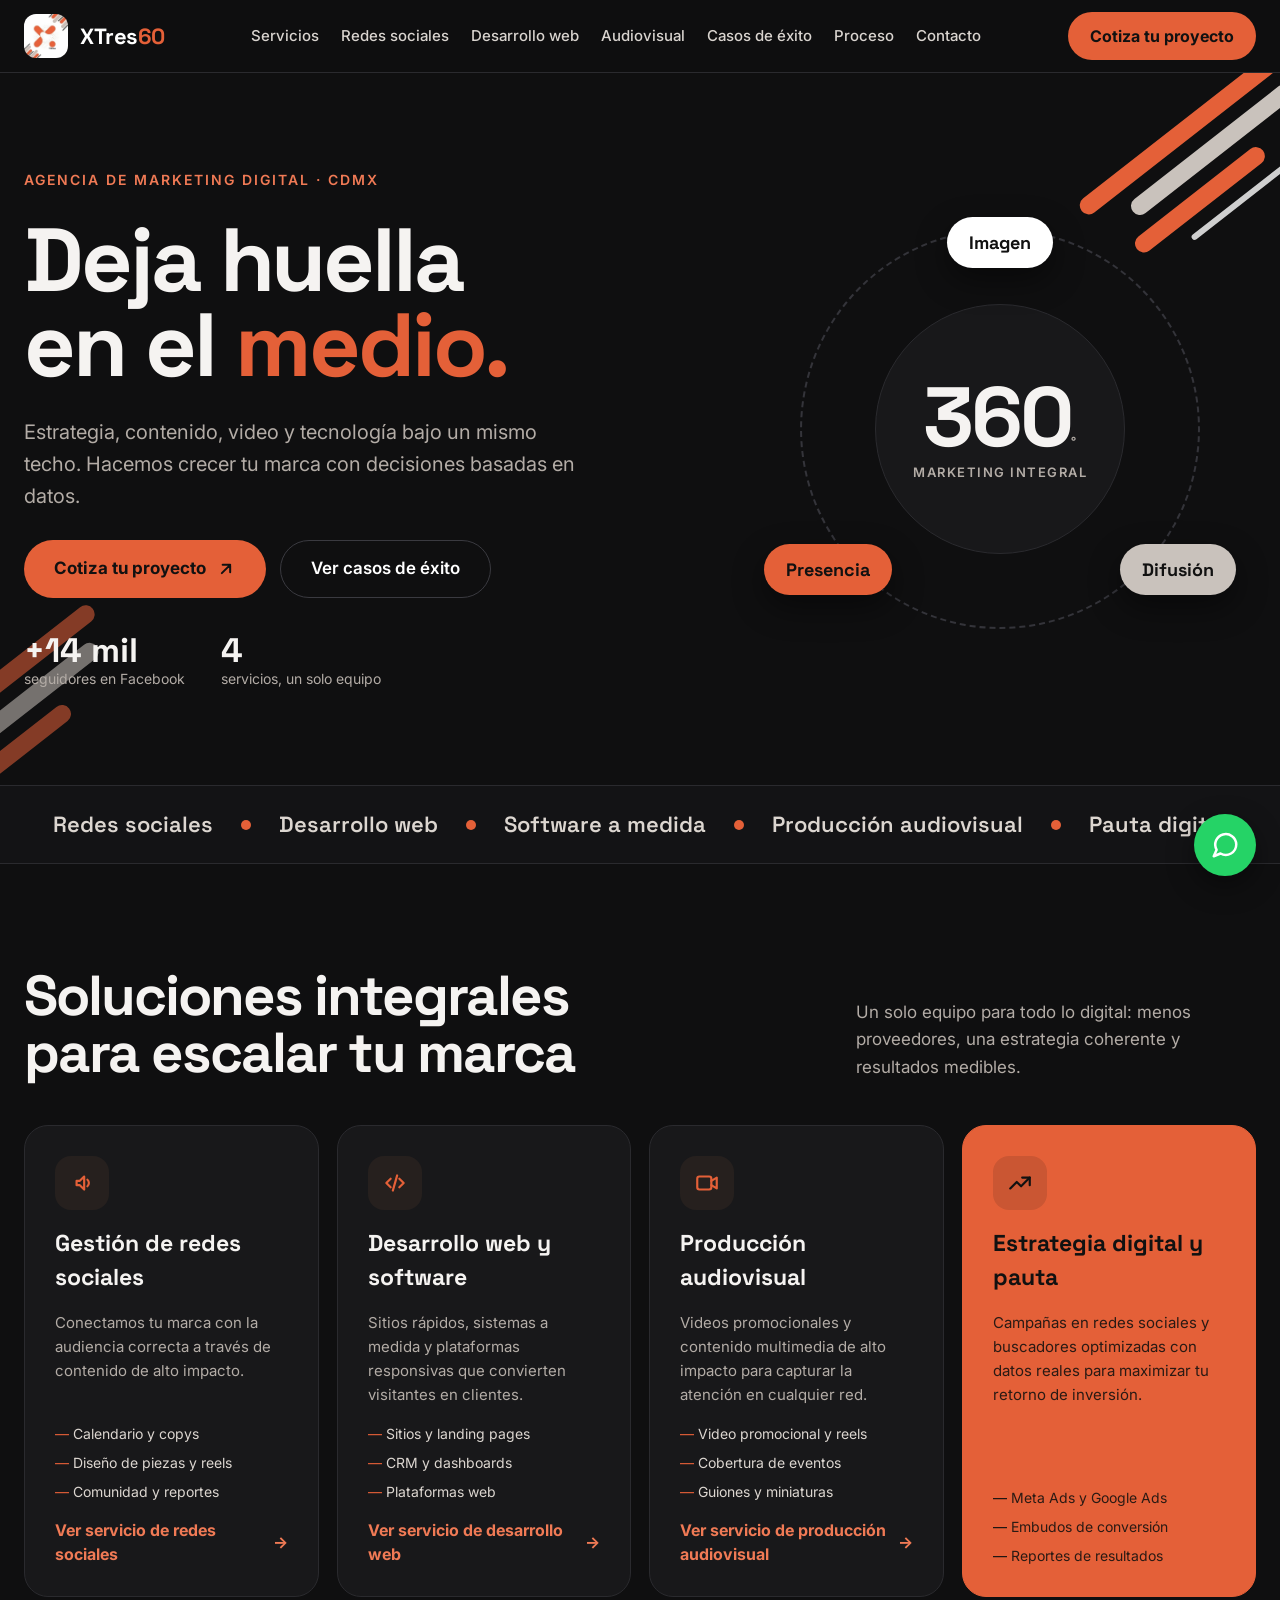
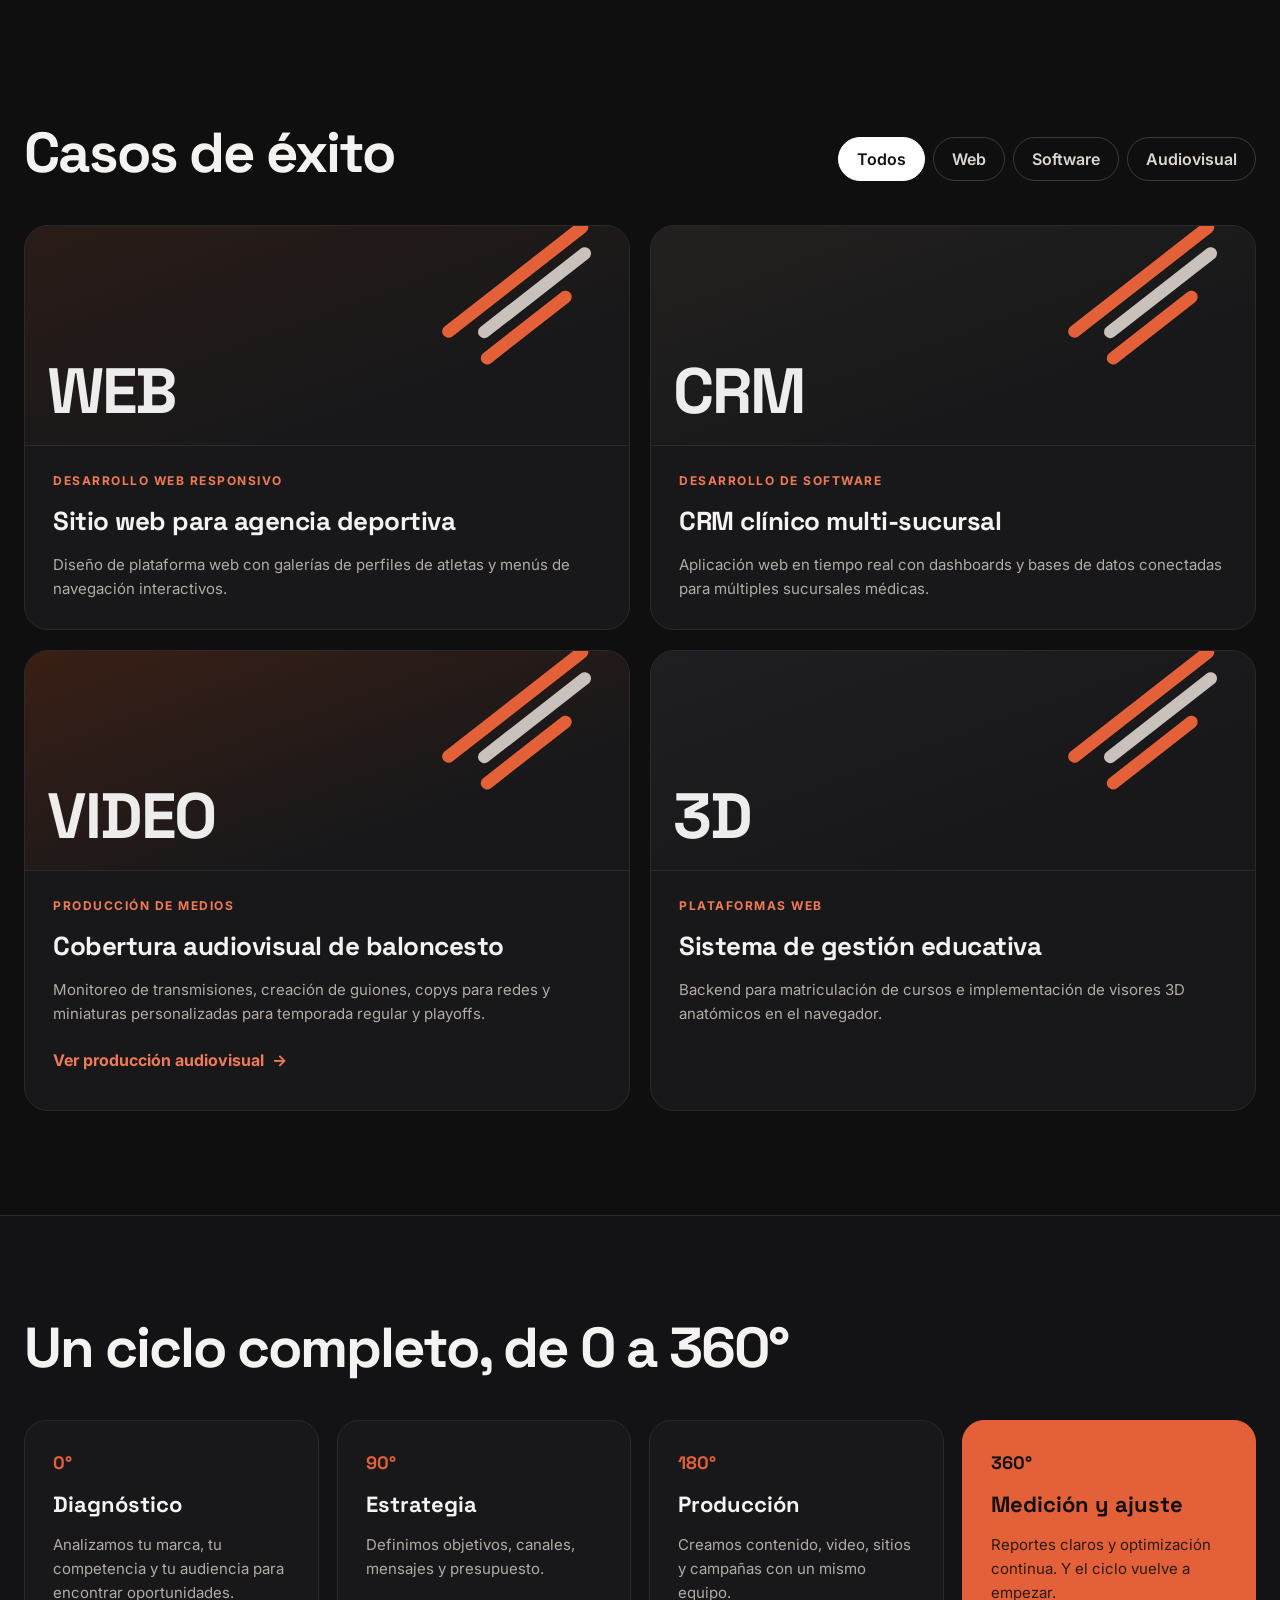
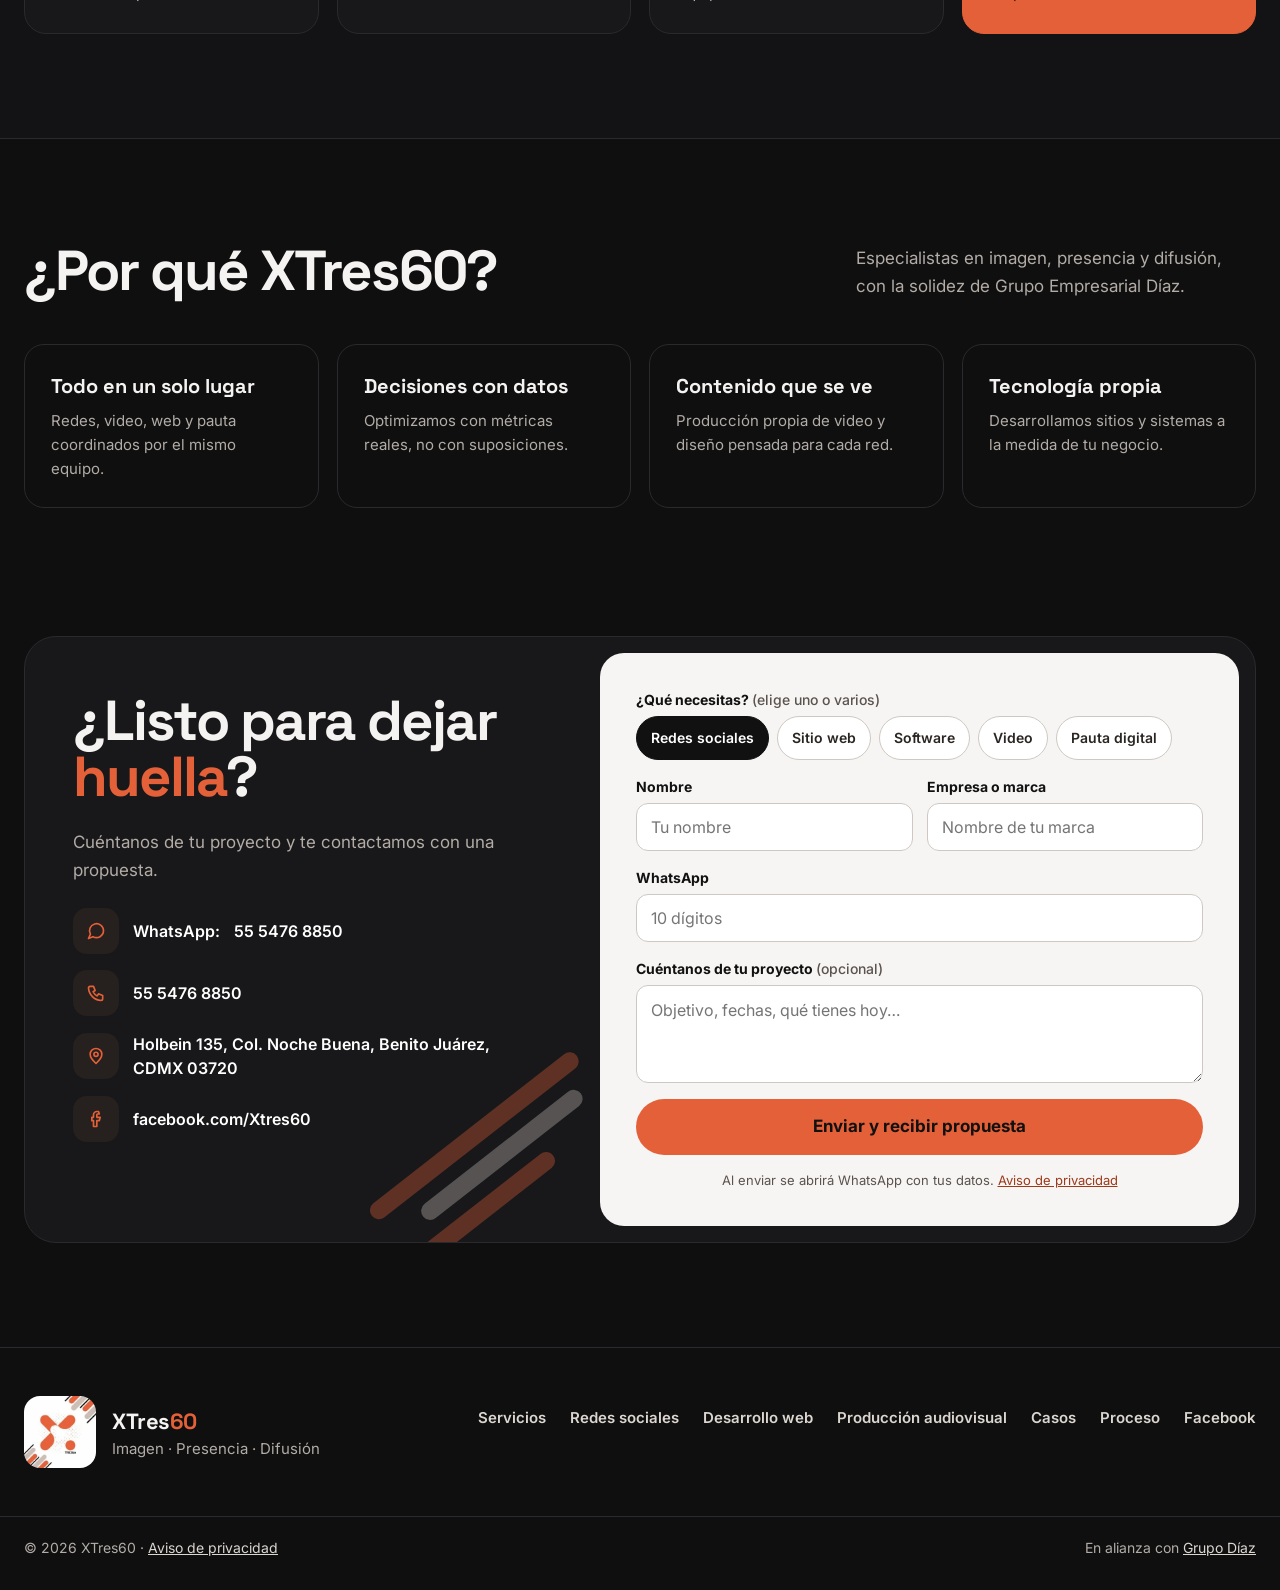
<file: index.html>
<!doctype html>
<html lang="es-MX">
<head>
  <meta charset="utf-8">
  <meta name="viewport" content="width=device-width, initial-scale=1">
  <title>XTres60 | Agencia de marketing digital en CDMX</title>
  <meta name="description" content="Agencia de marketing digital en CDMX: gestión de redes sociales, desarrollo web y software, producción audiovisual y pauta digital. Especialistas en imagen, presencia y difusión.">
  <link rel="canonical" href="https://x360.com.mx/">
  <meta name="theme-color" content="#0F0F10">

  <meta property="og:type" content="website">
  <meta property="og:locale" content="es_MX">
  <meta property="og:site_name" content="XTres60">
  <meta property="og:title" content="XTres60 | Deja huella en el medio">
  <meta property="og:description" content="Estrategia, contenido, video y tecnología bajo un mismo techo. Agencia de marketing digital en CDMX.">
  <meta property="og:url" content="https://x360.com.mx/">
  <meta property="og:image" content="https://x360.com.mx/img/logo-xtres60.jpg">
  <meta name="twitter:card" content="summary">

  <link rel="icon" href="img/logo-xtres60.png">
  <link rel="apple-touch-icon" href="img/logo-xtres60.png">
  <link rel="preconnect" href="https://fonts.googleapis.com">
  <link rel="preconnect" href="https://fonts.gstatic.com" crossorigin>
  <link href="https://fonts.googleapis.com/css2?family=Space+Grotesk:wght@500;600;700&family=Inter:wght@400;500;600;700&display=swap" rel="stylesheet">
  <link rel="stylesheet" href="css/styles.css">

  <script type="application/ld+json">
  {
    "@context": "https://schema.org",
    "@type": "ProfessionalService",
    "name": "XTres60",
    "description": "Agencia de marketing digital: imagen, presencia y difusión.",
    "url": "https://x360.com.mx/",
    "logo": "https://x360.com.mx/img/logo-xtres60.png",
    "telephone": "+52 55 5476 8850",
    "address": {
      "@type": "PostalAddress",
      "streetAddress": "Holbein 135, Col. Noche Buena",
      "addressLocality": "Benito Juárez",
      "addressRegion": "Ciudad de México",
      "postalCode": "03720",
      "addressCountry": "MX"
    },
    "sameAs": ["https://www.facebook.com/Xtres60"],
    "parentOrganization": { "@type": "Organization", "name": "Grupo Empresarial Díaz", "url": "https://grupoempresarialdiaz.com.mx/" }
  }
  </script>
</head>
<body>
  <a class="skip-link" href="#contenido">Saltar al contenido</a>

  <header class="site-header">
    <div class="container header-inner">
      <a class="brand" href="#inicio" aria-label="XTres60, inicio">
        <img src="img/logo-xtres60.png" alt="" width="44" height="44">
        <span class="brand-name">XTres<span>60</span></span>
      </a>
      <nav class="main-nav" id="menu" aria-label="Principal">
        <a href="#servicios">Servicios</a>
        <a href="redes-sociales.html">Redes sociales</a>
        <a href="desarrollo-web.html">Desarrollo web</a>
        <a href="produccion-audiovisual.html">Audiovisual</a>
        <a href="#casos">Casos de éxito</a>
        <a href="#proceso">Proceso</a>
        <a href="#contacto">Contacto</a>
      </nav>
      <div class="header-actions">
        <a class="btn btn-orange" href="#contacto">Cotiza tu proyecto</a>
        <button class="menu-toggle" type="button" aria-controls="menu" aria-expanded="false" aria-label="Abrir menú">
          <svg class="icon" viewBox="0 0 24 24" fill="none" stroke="currentColor" stroke-width="2.2" stroke-linecap="round" aria-hidden="true"><path d="M4 7h16M4 12h16M4 17h16"/></svg>
        </button>
      </div>
    </div>
  </header>

  <main id="contenido">
    <!-- HERO -->
    <section class="hero" id="inicio">
      <div class="stripes stripes-a" aria-hidden="true"><span class="s1"></span><span class="s2"></span><span class="s3"></span><span class="s4"></span></div>
      <div class="stripes stripes-b" aria-hidden="true"><span class="s1"></span><span class="s2"></span><span class="s3"></span></div>
      <div class="container hero-inner">
        <div class="hero-copy">
          <p class="eyebrow">Agencia de marketing digital · CDMX</p>
          <h1 class="display">Deja huella<br>en el <span class="accent">medio.</span></h1>
          <p class="hero-lead">Estrategia, contenido, video y tecnología bajo un mismo techo. Hacemos crecer tu marca con decisiones basadas en datos.</p>
          <div class="hero-ctas">
            <a class="btn btn-orange btn-lg" href="#contacto">
              Cotiza tu proyecto
              <svg class="icon" viewBox="0 0 24 24" fill="none" stroke="currentColor" stroke-width="2.4" stroke-linecap="round" stroke-linejoin="round" aria-hidden="true"><path d="M7 17 17 7M8 7h9v9"/></svg>
            </a>
            <a class="btn btn-ghost btn-lg" href="#casos">Ver casos de éxito</a>
          </div>
          <div class="hero-stats">
            <div><strong>+14 mil</strong><span>seguidores en Facebook</span></div>
            <div><strong>4</strong><span>servicios, un solo equipo</span></div>
          </div>
        </div>
        <div class="orbit" aria-hidden="true">
          <div class="orbit-ring r1"></div>
          <div class="orbit-ring r2"></div>
          <div class="orbit-center"><strong>360<span class="accent">°</span></strong><span>MARKETING INTEGRAL</span></div>
          <div class="pillar p1">Imagen</div>
          <div class="pillar p2">Presencia</div>
          <div class="pillar p3">Difusión</div>
        </div>
      </div>
    </section>

    <div class="ticker" aria-label="Lo que hacemos">
      <ul>
        <li>Redes sociales</li>
        <li>Desarrollo web</li>
        <li>Software a medida</li>
        <li>Producción audiovisual</li>
        <li>Pauta digital</li>
      </ul>
    </div>

    <!-- SERVICIOS -->
    <section class="section" id="servicios">
      <div class="container">
        <div class="section-head">
          <h2 class="display h2">Soluciones integrales para escalar tu marca</h2>
          <p class="lead">Un solo equipo para todo lo digital: menos proveedores, una estrategia coherente y resultados medibles.</p>
        </div>
        <div class="services">
          <article class="service">
            <span class="service-icon"><svg width="26" height="26" viewBox="0 0 24 24" fill="none" stroke="currentColor" stroke-width="2" stroke-linecap="round" stroke-linejoin="round" aria-hidden="true"><path d="M7 10v4h3l4 4V6l-4 4H7z"/><path d="M17 9a4 4 0 0 1 0 6"/></svg></span>
            <h3>Gestión de redes sociales</h3>
            <p>Conectamos tu marca con la audiencia correcta a través de contenido de alto impacto.</p>
            <ul><li>Calendario y copys</li><li>Diseño de piezas y reels</li><li>Comunidad y reportes</li></ul>
            <a class="service-link" href="redes-sociales.html">Ver servicio de redes sociales <span aria-hidden="true">→</span></a>
          </article>
          <article class="service">
            <span class="service-icon"><svg width="26" height="26" viewBox="0 0 24 24" fill="none" stroke="currentColor" stroke-width="2" stroke-linecap="round" stroke-linejoin="round" aria-hidden="true"><path d="m8 8-4 4 4 4M16 8l4 4-4 4M14 5l-4 14"/></svg></span>
            <h3>Desarrollo web y software</h3>
            <p>Sitios rápidos, sistemas a medida y plataformas responsivas que convierten visitantes en clientes.</p>
            <ul><li>Sitios y landing pages</li><li>CRM y dashboards</li><li>Plataformas web</li></ul>
            <a class="service-link" href="desarrollo-web.html">Ver servicio de desarrollo web <span aria-hidden="true">→</span></a>
          </article>
          <article class="service">
            <span class="service-icon"><svg width="26" height="26" viewBox="0 0 24 24" fill="none" stroke="currentColor" stroke-width="2" stroke-linecap="round" stroke-linejoin="round" aria-hidden="true"><rect x="3" y="6" width="13" height="12" rx="2"/><path d="m16 10 5-3v10l-5-3"/></svg></span>
            <h3>Producción audiovisual</h3>
            <p>Videos promocionales y contenido multimedia de alto impacto para capturar la atención en cualquier red.</p>
            <ul><li>Video promocional y reels</li><li>Cobertura de eventos</li><li>Guiones y miniaturas</li></ul>
            <a class="service-link" href="produccion-audiovisual.html">Ver servicio de producción audiovisual <span aria-hidden="true">→</span></a>
          </article>
          <article class="service featured">
            <span class="service-icon"><svg width="26" height="26" viewBox="0 0 24 24" fill="none" stroke="currentColor" stroke-width="2" stroke-linecap="round" stroke-linejoin="round" aria-hidden="true"><path d="M3 17l6-6 4 4 8-8"/><path d="M14 7h7v7"/></svg></span>
            <h3>Estrategia digital y pauta</h3>
            <p>Campañas en redes sociales y buscadores optimizadas con datos reales para maximizar tu retorno de inversión.</p>
            <ul><li>Meta Ads y Google Ads</li><li>Embudos de conversión</li><li>Reportes de resultados</li></ul>
          </article>
        </div>
      </div>
    </section>

    <!-- CASOS -->
    <section class="section" id="casos" style="padding-top:24px">
      <div class="container">
        <div class="section-head">
          <h2 class="display h2">Casos de éxito</h2>
          <div class="filters" role="group" aria-label="Filtrar casos">
            <button class="filter" type="button" data-filter="todos" aria-pressed="true">Todos</button>
            <button class="filter" type="button" data-filter="web" aria-pressed="false">Web</button>
            <button class="filter" type="button" data-filter="software" aria-pressed="false">Software</button>
            <button class="filter" type="button" data-filter="audiovisual" aria-pressed="false">Audiovisual</button>
          </div>
        </div>
        <div class="cases">
          <article class="case" data-kind="web">
            <div class="case-visual v-web"><div class="stripes" aria-hidden="true"><span class="s1"></span><span class="s2"></span><span class="s3"></span></div><span class="big" aria-hidden="true">WEB</span></div>
            <div class="case-body">
              <span class="case-tag">DESARROLLO WEB RESPONSIVO</span>
              <h3>Sitio web para agencia deportiva</h3>
              <p>Diseño de plataforma web con galerías de perfiles de atletas y menús de navegación interactivos.</p>
            </div>
          </article>
          <article class="case" data-kind="software">
            <div class="case-visual v-soft"><div class="stripes" aria-hidden="true"><span class="s1"></span><span class="s2"></span><span class="s3"></span></div><span class="big" aria-hidden="true">CRM</span></div>
            <div class="case-body">
              <span class="case-tag">DESARROLLO DE SOFTWARE</span>
              <h3>CRM clínico multi-sucursal</h3>
              <p>Aplicación web en tiempo real con dashboards y bases de datos conectadas para múltiples sucursales médicas.</p>
            </div>
          </article>
          <article class="case" data-kind="audiovisual">
            <div class="case-visual v-av"><div class="stripes" aria-hidden="true"><span class="s1"></span><span class="s2"></span><span class="s3"></span></div><span class="big" aria-hidden="true">VIDEO</span></div>
            <div class="case-body">
              <span class="case-tag">PRODUCCIÓN DE MEDIOS</span>
              <h3>Cobertura audiovisual de baloncesto</h3>
              <p>Monitoreo de transmisiones, creación de guiones, copys para redes y miniaturas personalizadas para temporada regular y playoffs.</p>
              <a class="service-link" href="produccion-audiovisual.html">Ver producción audiovisual <span aria-hidden="true">→</span></a>
            </div>
          </article>
          <article class="case" data-kind="software">
            <div class="case-visual v-edu"><div class="stripes" aria-hidden="true"><span class="s1"></span><span class="s2"></span><span class="s3"></span></div><span class="big" aria-hidden="true">3D</span></div>
            <div class="case-body">
              <span class="case-tag">PLATAFORMAS WEB</span>
              <h3>Sistema de gestión educativa</h3>
              <p>Backend para matriculación de cursos e implementación de visores 3D anatómicos en el navegador.</p>
            </div>
          </article>
        </div>
      </div>
    </section>

    <!-- PROCESO -->
    <section class="section process-section" id="proceso">
      <div class="container">
        <h2 class="display h2" style="margin-bottom:44px">Un ciclo completo, de 0 a 360°</h2>
        <ol class="process">
          <li><span class="deg">0°</span><h3>Diagnóstico</h3><p>Analizamos tu marca, tu competencia y tu audiencia para encontrar oportunidades.</p></li>
          <li><span class="deg">90°</span><h3>Estrategia</h3><p>Definimos objetivos, canales, mensajes y presupuesto.</p></li>
          <li><span class="deg">180°</span><h3>Producción</h3><p>Creamos contenido, video, sitios y campañas con un mismo equipo.</p></li>
          <li><span class="deg">360°</span><h3>Medición y ajuste</h3><p>Reportes claros y optimización continua. Y el ciclo vuelve a empezar.</p></li>
        </ol>
      </div>
    </section>

    <!-- POR QUÉ -->
    <section class="section">
      <div class="container">
        <div class="section-head">
          <h2 class="display h2">¿Por qué XTres60?</h2>
          <p class="lead">Especialistas en imagen, presencia y difusión, con la solidez de Grupo Empresarial Díaz.</p>
        </div>
        <div class="why">
          <div><h3>Todo en un solo lugar</h3><p>Redes, video, web y pauta coordinados por el mismo equipo.</p></div>
          <div><h3>Decisiones con datos</h3><p>Optimizamos con métricas reales, no con suposiciones.</p></div>
          <div><h3>Contenido que se ve</h3><p>Producción propia de video y diseño pensada para cada red.</p></div>
          <div><h3>Tecnología propia</h3><p>Desarrollamos sitios y sistemas a la medida de tu negocio.</p></div>
        </div>
      </div>
    </section>

    <!-- CONTACTO -->
    <section class="contact" id="contacto">
      <div class="container">
        <div class="contact-card">
          <div class="contact-copy">
            <div class="stripes" aria-hidden="true"><span class="s1"></span><span class="s2"></span><span class="s3"></span></div>
            <h2 class="display h2" style="position:relative">¿Listo para dejar <span class="accent">huella</span>?</h2>
            <p class="lead" style="position:relative">Cuéntanos de tu proyecto y te contactamos con una propuesta.</p>
            <ul class="contact-list">
              <li><a class="js-wa" href="#" data-msg="Hola XTres60, quiero cotizar un proyecto."><span class="contact-icon"><svg class="icon" viewBox="0 0 24 24" fill="none" stroke="currentColor" stroke-width="2" stroke-linecap="round" stroke-linejoin="round" aria-hidden="true"><path d="M21 11.5a8.4 8.4 0 0 1-12.6 7.3L3 21l2.3-5.2A8.4 8.4 0 1 1 21 11.5z"/></svg></span>WhatsApp: <span class="js-wa-label">55 5476 8850</span></a></li>
              <li><a href="tel:+525554768850"><span class="contact-icon"><svg class="icon" viewBox="0 0 24 24" fill="none" stroke="currentColor" stroke-width="2" stroke-linecap="round" stroke-linejoin="round" aria-hidden="true"><path d="M5 4h4l2 5-2.5 1.5a11 11 0 0 0 5 5L15 13l5 2v4a2 2 0 0 1-2 2A16 16 0 0 1 3 6a2 2 0 0 1 2-2"/></svg></span>55 5476 8850</a></li>
              <li><a href="https://www.google.com/maps/search/?api=1&amp;query=Holbein+135+Noche+Buena+Benito+Juarez+03720+Ciudad+de+Mexico" target="_blank" rel="noopener"><span class="contact-icon"><svg class="icon" viewBox="0 0 24 24" fill="none" stroke="currentColor" stroke-width="2" stroke-linecap="round" stroke-linejoin="round" aria-hidden="true"><path d="M12 21s-7-6.2-7-11a7 7 0 1 1 14 0c0 4.8-7 11-7 11z"/><circle cx="12" cy="10" r="2.5"/></svg></span>Holbein 135, Col. Noche Buena, Benito Juárez, CDMX 03720</a></li>
              <li><a href="https://www.facebook.com/Xtres60" target="_blank" rel="noopener"><span class="contact-icon"><svg class="icon" viewBox="0 0 24 24" fill="none" stroke="currentColor" stroke-width="2" stroke-linecap="round" stroke-linejoin="round" aria-hidden="true"><path d="M15 3h-2a4 4 0 0 0-4 4v3H7v4h2v7h4v-7h3l1-4h-4V7a1 1 0 0 1 1-1h2z"/></svg></span>facebook.com/Xtres60</a></li>
            </ul>
          </div>

          <form class="form" id="lead-form" novalidate>
            <div class="form-fields" id="form-fields">
              <div class="field">
                <span id="serv-label">¿Qué necesitas? <small>(elige uno o varios)</small></span>
                <div class="chips" role="group" aria-labelledby="serv-label">
                  <button class="chip" type="button" aria-pressed="true">Redes sociales</button>
                  <button class="chip" type="button" aria-pressed="false">Sitio web</button>
                  <button class="chip" type="button" aria-pressed="false">Software</button>
                  <button class="chip" type="button" aria-pressed="false">Video</button>
                  <button class="chip" type="button" aria-pressed="false">Pauta digital</button>
                </div>
              </div>
              <div class="field-row">
                <div class="field">
                  <label for="nombre">Nombre</label>
                  <input id="nombre" name="nombre" type="text" autocomplete="name" placeholder="Tu nombre" required>
                </div>
                <div class="field">
                  <label for="empresa">Empresa o marca</label>
                  <input id="empresa" name="empresa" type="text" autocomplete="organization" placeholder="Nombre de tu marca">
                </div>
              </div>
              <div class="field">
                <label for="whatsapp">WhatsApp</label>
                <input id="whatsapp" name="whatsapp" type="tel" inputmode="numeric" autocomplete="tel" placeholder="10 dígitos" required>
              </div>
              <div class="field">
                <label for="mensaje">Cuéntanos de tu proyecto <small>(opcional)</small></label>
                <textarea id="mensaje" name="mensaje" rows="3" placeholder="Objetivo, fechas, qué tienes hoy…"></textarea>
              </div>
              <p class="form-error" id="form-error" role="alert" hidden>Escribe tu nombre y un WhatsApp de 10 dígitos.</p>
              <button class="btn btn-orange" type="submit">Enviar y recibir propuesta</button>
              <p class="form-note">Al enviar se abrirá WhatsApp con tus datos. <a href="aviso-de-privacidad.html">Aviso de privacidad</a></p>
            </div>
            <div class="form-success" id="form-success" hidden>
              <span class="success-icon"><svg width="36" height="36" viewBox="0 0 24 24" fill="none" stroke="currentColor" stroke-width="2.5" stroke-linecap="round" stroke-linejoin="round" aria-hidden="true"><path d="m5 12 5 5L20 7"/></svg></span>
              <h3>¡Solo envía el mensaje!</h3>
              <p>Abrimos WhatsApp con tu proyecto. Si no se abrió, <a href="#" id="wa-retry" target="_blank" rel="noopener">toca aquí</a>.</p>
            </div>
          </form>
        </div>
      </div>
    </section>
  </main>

  <footer class="site-footer">
    <div class="container footer-inner">
      <div class="footer-brand">
        <img src="img/logo-xtres60.png" alt="XTres60" width="72" height="72" loading="lazy">
        <div>
          <span class="brand-name">XTres<span>60</span></span>
          <p>Imagen · Presencia · Difusión</p>
        </div>
      </div>
      <nav class="footer-nav" aria-label="Pie de página">
        <a href="#servicios">Servicios</a>
        <a href="redes-sociales.html">Redes sociales</a>
        <a href="desarrollo-web.html">Desarrollo web</a>
        <a href="produccion-audiovisual.html">Producción audiovisual</a>
        <a href="#casos">Casos</a>
        <a href="#proceso">Proceso</a>
        <a href="https://www.facebook.com/Xtres60" target="_blank" rel="noopener">Facebook</a>
      </nav>
    </div>
    <div class="container footer-bottom">
      <span>© <span id="year">2026</span> XTres60 · <a href="aviso-de-privacidad.html">Aviso de privacidad</a></span>
      <span>En alianza con <a href="https://grupoempresarialdiaz.com.mx/">Grupo Díaz</a></span>
    </div>
  </footer>

  <a class="wa-float js-wa" href="#" data-msg="Hola XTres60, quiero información sobre sus servicios." aria-label="Escríbenos por WhatsApp">
    <svg width="30" height="30" viewBox="0 0 24 24" fill="none" stroke="currentColor" stroke-width="2" stroke-linecap="round" stroke-linejoin="round" aria-hidden="true"><path d="M21 11.5a8.4 8.4 0 0 1-12.6 7.3L3 21l2.3-5.2A8.4 8.4 0 1 1 21 11.5z"/></svg>
  </a>
  <div class="mobile-bar">
    <a class="mb-wa js-wa" href="#" data-msg="Hola XTres60, quiero información sobre sus servicios.">
      <svg class="icon" viewBox="0 0 24 24" fill="none" stroke="currentColor" stroke-width="2.2" stroke-linecap="round" stroke-linejoin="round" aria-hidden="true"><path d="M21 11.5a8.4 8.4 0 0 1-12.6 7.3L3 21l2.3-5.2A8.4 8.4 0 1 1 21 11.5z"/></svg>WhatsApp
    </a>
    <a class="mb-cta" href="#contacto">Cotizar</a>
  </div>

  <script src="js/config.js"></script>
  <script src="js/main.js"></script>
</body>
</html>
</file>
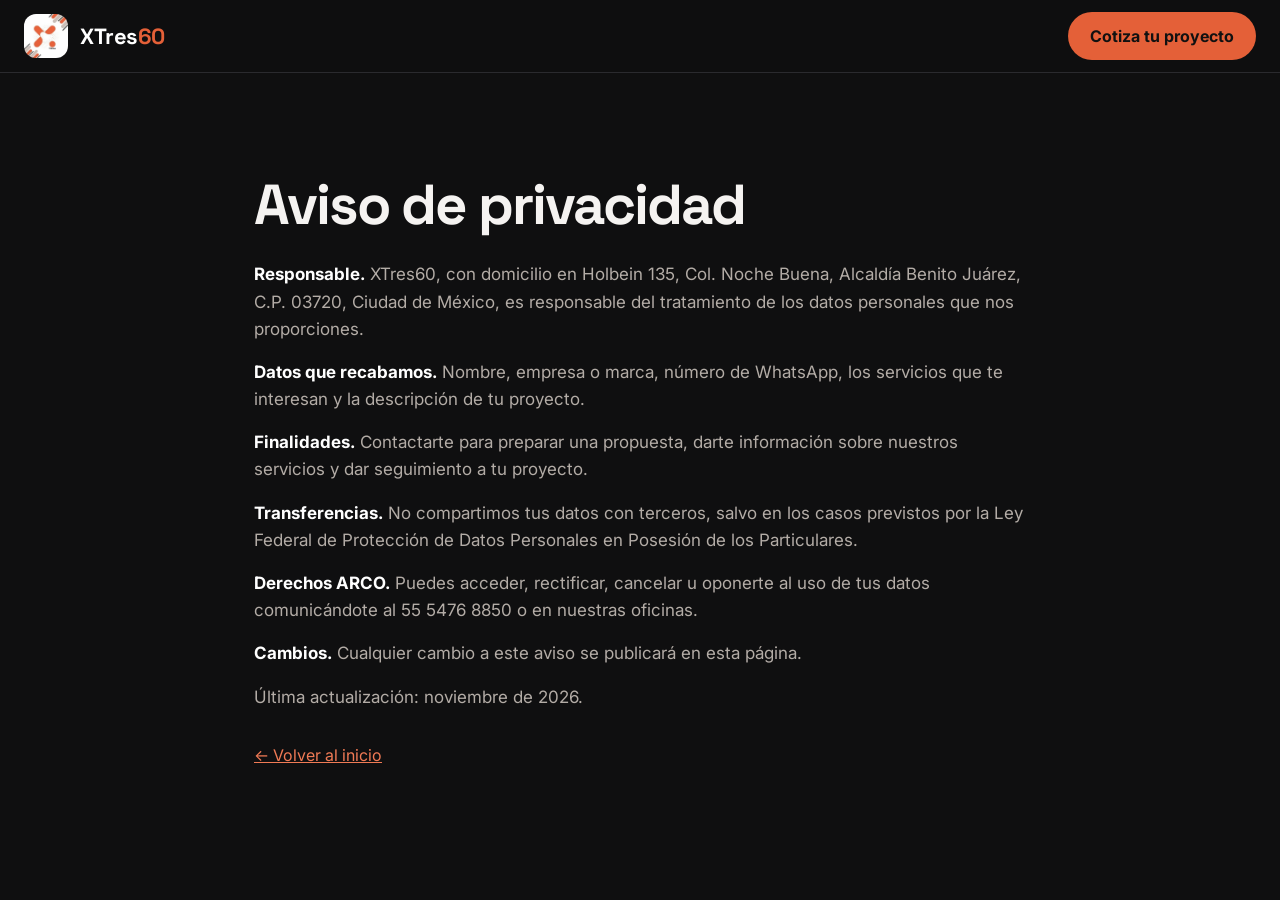
<file: aviso-de-privacidad.html>
<!doctype html>
<html lang="es-MX">
<head>
  <meta charset="utf-8">
  <meta name="viewport" content="width=device-width, initial-scale=1">
  <title>Aviso de privacidad | XTres60</title>
  <meta name="robots" content="noindex">
  <link rel="icon" href="img/logo-xtres60.png">
  <link rel="preconnect" href="https://fonts.googleapis.com">
  <link rel="preconnect" href="https://fonts.gstatic.com" crossorigin>
  <link href="https://fonts.googleapis.com/css2?family=Space+Grotesk:wght@500;600;700&family=Inter:wght@400;500;600;700&display=swap" rel="stylesheet">
  <link rel="stylesheet" href="css/styles.css">
</head>
<body>
  <header class="site-header">
    <div class="container header-inner">
      <a class="brand" href="./">
        <img src="img/logo-xtres60.png" alt="" width="44" height="44">
        <span class="brand-name">XTres<span>60</span></span>
      </a>
      <a class="btn btn-orange" href="./#contacto">Cotiza tu proyecto</a>
    </div>
  </header>
  <main class="section">
    <div class="container" style="max-width:820px">
      <h1 class="display h2" style="margin-bottom:28px">Aviso de privacidad</h1>
      <div class="lead" style="display:flex;flex-direction:column;gap:16px">
        <p><strong style="color:#fff">Responsable.</strong> XTres60, con domicilio en Holbein 135, Col. Noche Buena, Alcaldía Benito Juárez, C.P. 03720, Ciudad de México, es responsable del tratamiento de los datos personales que nos proporciones.</p>
        <p><strong style="color:#fff">Datos que recabamos.</strong> Nombre, empresa o marca, número de WhatsApp, los servicios que te interesan y la descripción de tu proyecto.</p>
        <p><strong style="color:#fff">Finalidades.</strong> Contactarte para preparar una propuesta, darte información sobre nuestros servicios y dar seguimiento a tu proyecto.</p>
        <p><strong style="color:#fff">Transferencias.</strong> No compartimos tus datos con terceros, salvo en los casos previstos por la Ley Federal de Protección de Datos Personales en Posesión de los Particulares.</p>
        <p><strong style="color:#fff">Derechos ARCO.</strong> Puedes acceder, rectificar, cancelar u oponerte al uso de tus datos comunicándote al 55 5476 8850 o en nuestras oficinas.</p>
        <p><strong style="color:#fff">Cambios.</strong> Cualquier cambio a este aviso se publicará en esta página.</p>
        <p>Última actualización: noviembre de 2026.</p>
      </div>
      <p style="margin-top:32px"><a href="./">← Volver al inicio</a></p>
    </div>
  </main>
</body>
</html>
</file>
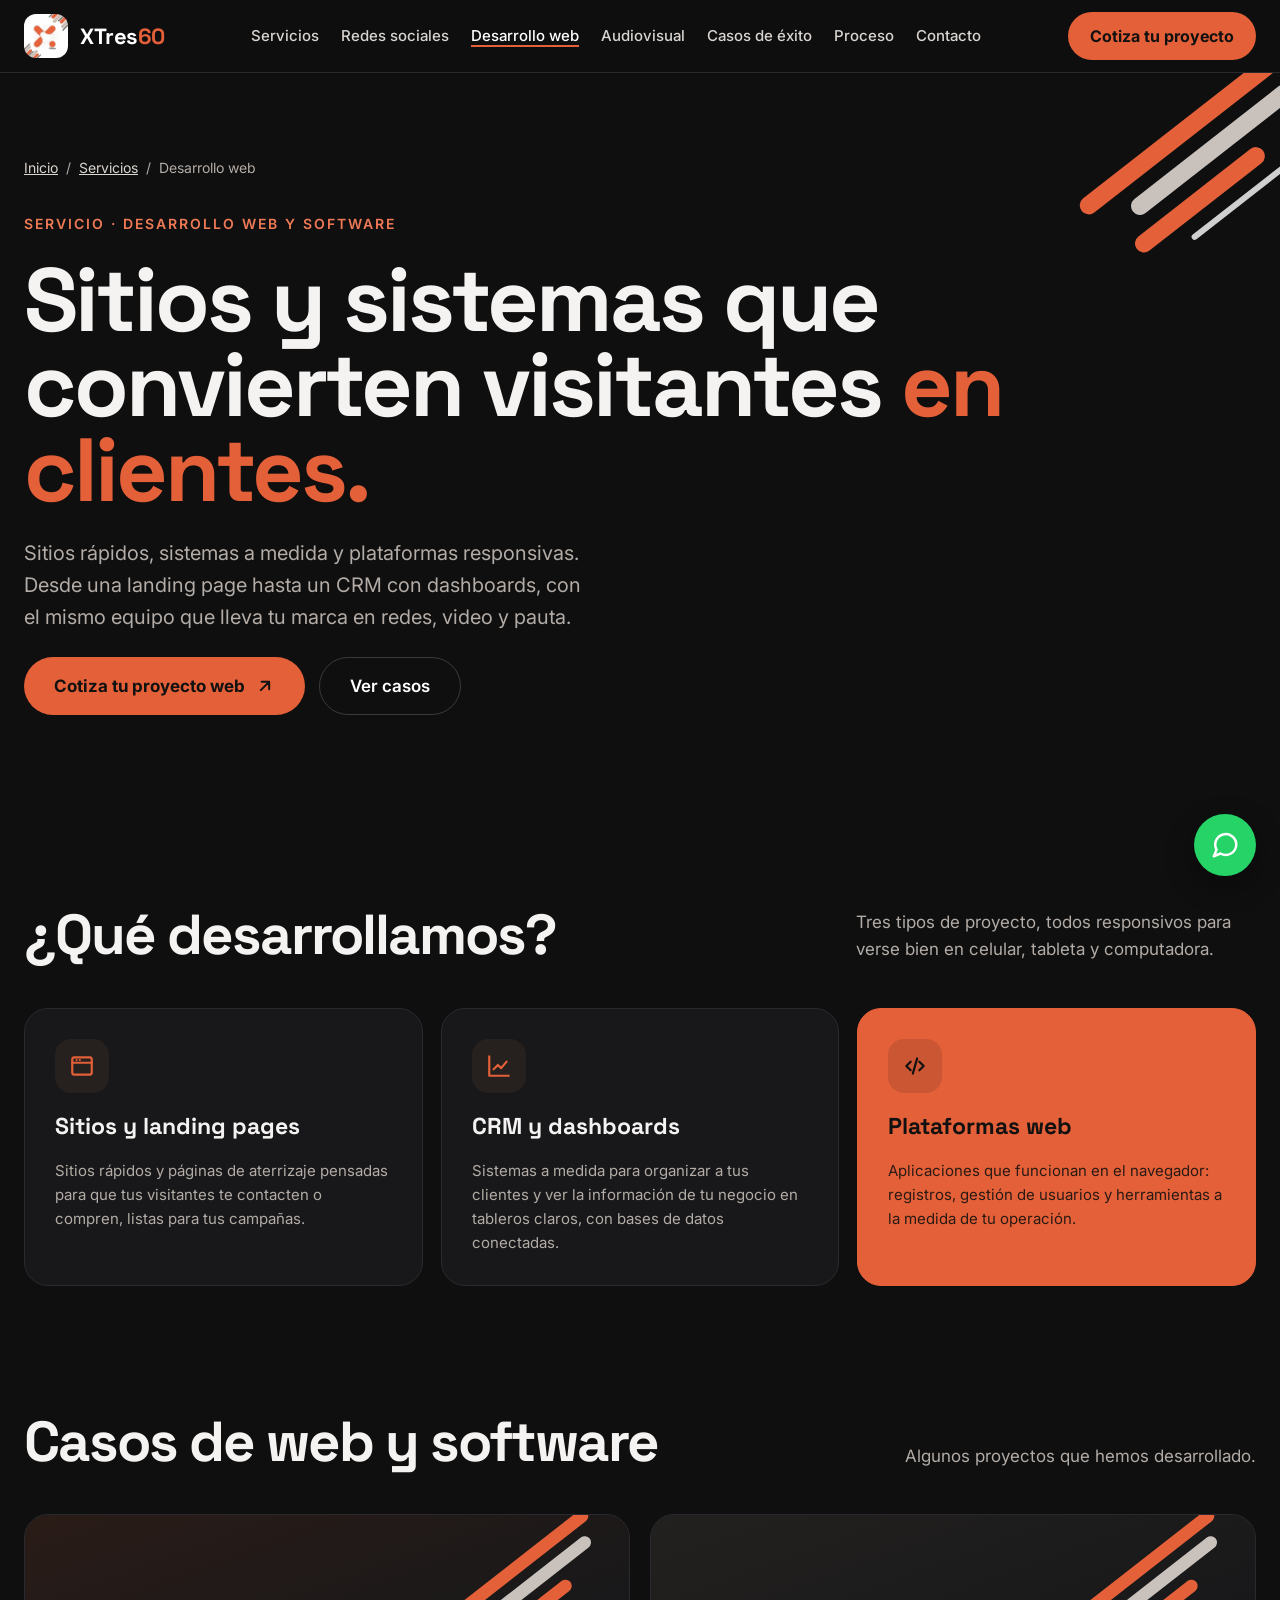
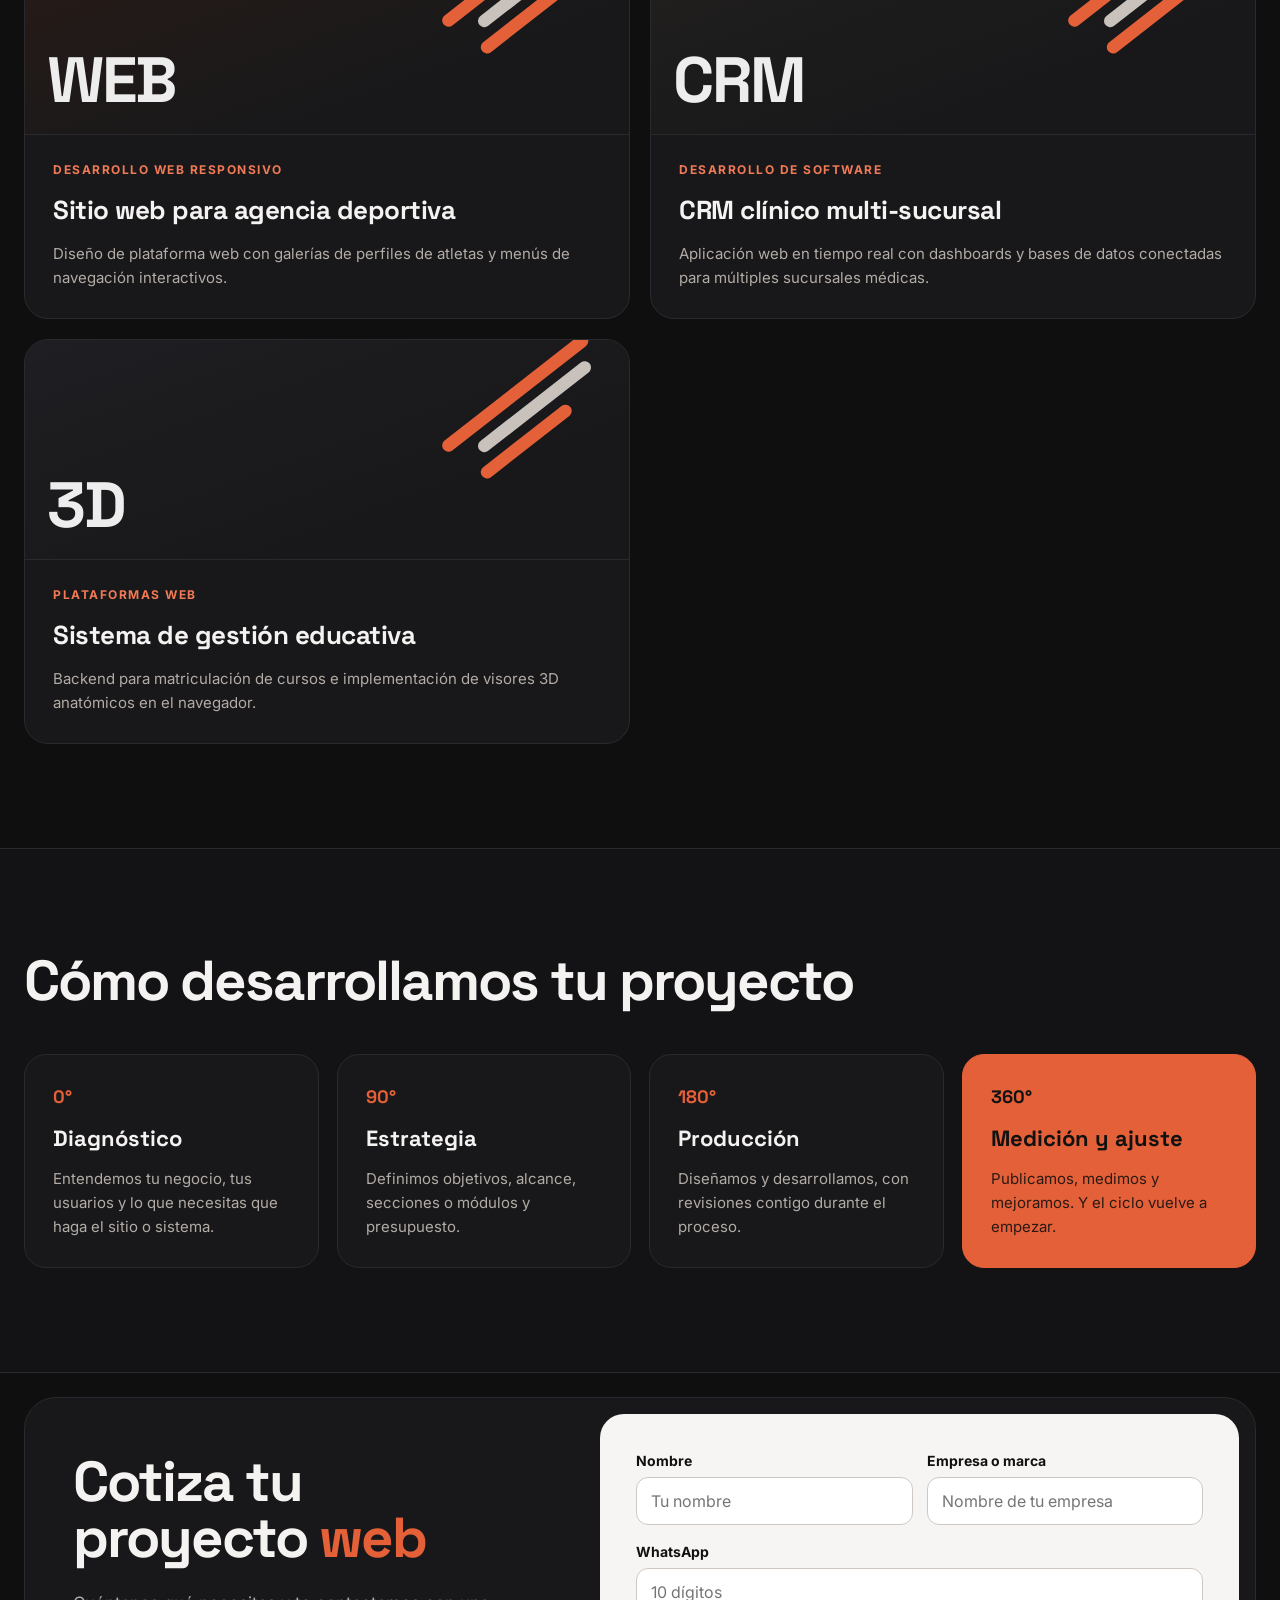
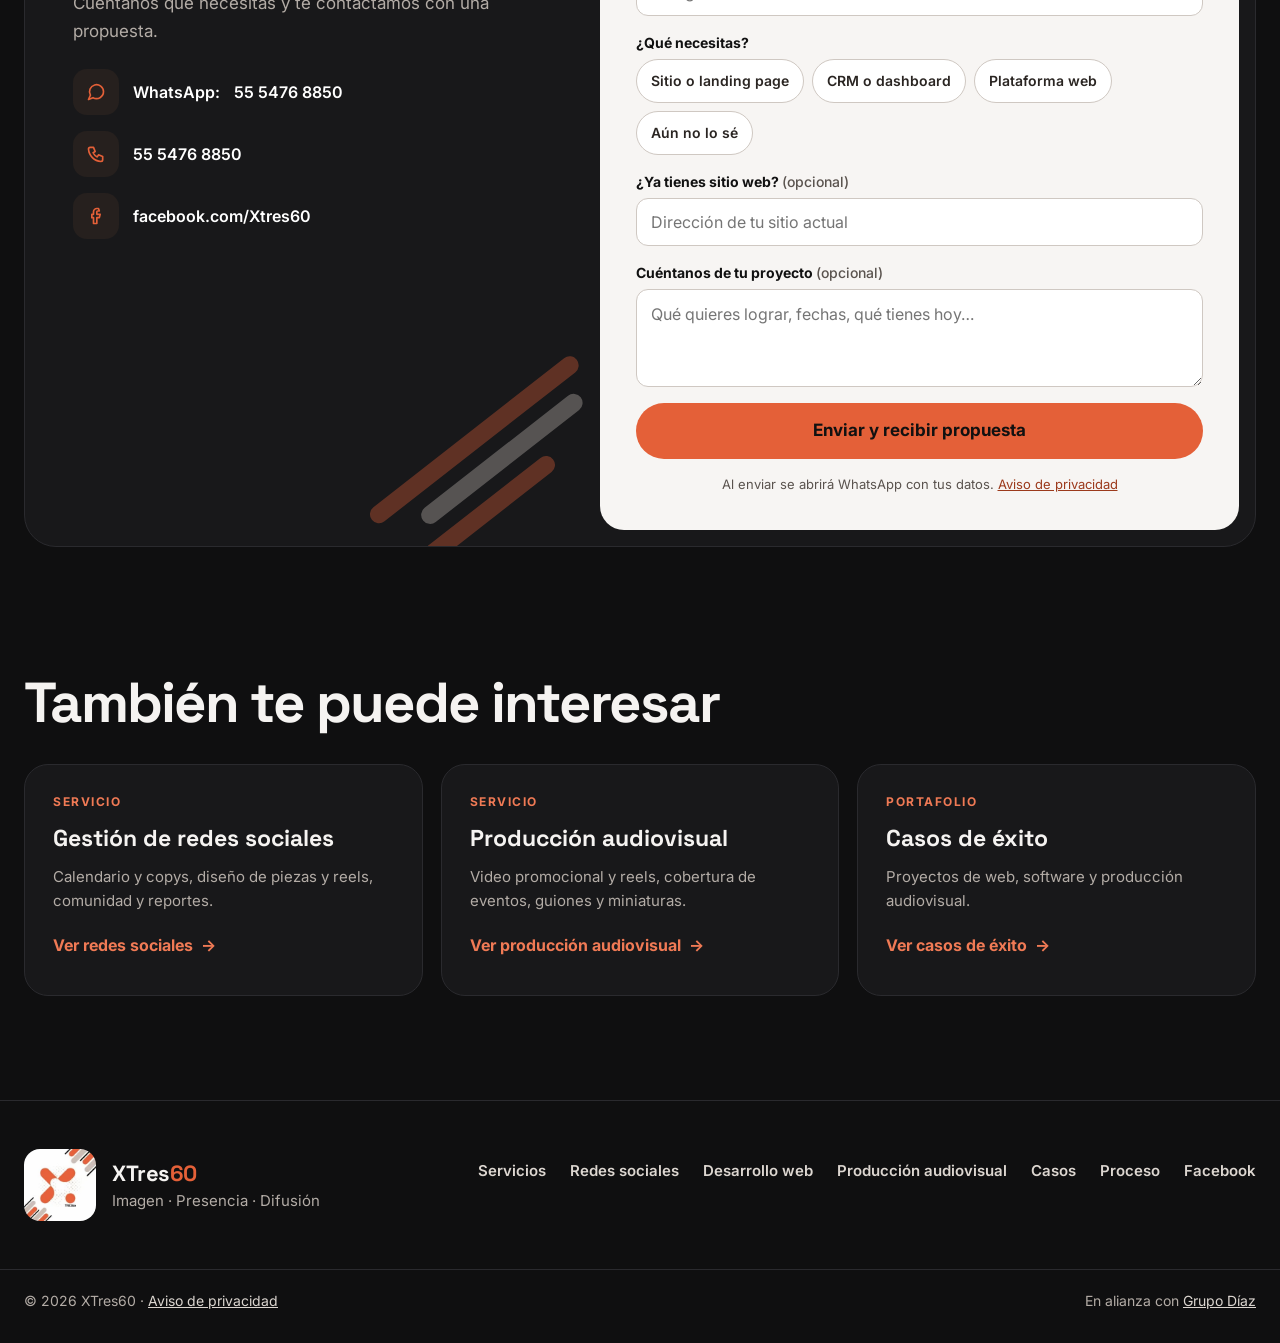
<file: desarrollo-web.html>
<!doctype html>
<html lang="es-MX">
<head>
  <meta charset="utf-8">
  <meta name="viewport" content="width=device-width, initial-scale=1">
  <title>Desarrollo web y software a medida | XTres60</title>
  <meta name="description" content="Desarrollo web y software en CDMX: sitios y landing pages, CRM y dashboards y plataformas web responsivas. Conoce nuestros casos y cotiza con XTres60 por WhatsApp.">
  <link rel="canonical" href="https://x360.com.mx/desarrollo-web.html">
  <meta name="theme-color" content="#0F0F10">

  <meta property="og:type" content="website">
  <meta property="og:locale" content="es_MX">
  <meta property="og:site_name" content="XTres60">
  <meta property="og:title" content="Desarrollo web y software | XTres60">
  <meta property="og:description" content="Sitios rápidos, sistemas a medida y plataformas responsivas que convierten visitantes en clientes.">
  <meta property="og:url" content="https://x360.com.mx/desarrollo-web.html">
  <meta property="og:image" content="https://x360.com.mx/img/logo-xtres60.jpg">
  <meta name="twitter:card" content="summary">

  <link rel="icon" href="img/logo-xtres60.png">
  <link rel="apple-touch-icon" href="img/logo-xtres60.png">
  <link rel="preconnect" href="https://fonts.googleapis.com">
  <link rel="preconnect" href="https://fonts.gstatic.com" crossorigin>
  <link href="https://fonts.googleapis.com/css2?family=Space+Grotesk:wght@500;600;700&family=Inter:wght@400;500;600;700&display=swap" rel="stylesheet">
  <link rel="stylesheet" href="css/styles.css">

  <script type="application/ld+json">
  {
    "@context": "https://schema.org",
    "@type": "Service",
    "name": "Desarrollo web y software",
    "serviceType": "Desarrollo web y software",
    "description": "Sitios y landing pages, CRM y dashboards, plataformas web.",
    "url": "https://x360.com.mx/desarrollo-web.html",
    "areaServed": "MX",
    "provider": { "@type": "ProfessionalService", "name": "XTres60", "url": "https://x360.com.mx/", "telephone": "+52 55 5476 8850" }
  }
  </script>
</head>
<body>
  <a class="skip-link" href="#contenido">Saltar al contenido</a>

  <header class="site-header">
    <div class="container header-inner">
      <a class="brand" href="./" aria-label="XTres60, inicio">
        <img src="img/logo-xtres60.png" alt="" width="44" height="44">
        <span class="brand-name">XTres<span>60</span></span>
      </a>
      <nav class="main-nav" id="menu" aria-label="Principal">
        <a href="./#servicios">Servicios</a>
        <a href="redes-sociales.html">Redes sociales</a>
        <a href="desarrollo-web.html" aria-current="page">Desarrollo web</a>
        <a href="produccion-audiovisual.html">Audiovisual</a>
        <a href="./#casos">Casos de éxito</a>
        <a href="./#proceso">Proceso</a>
        <a href="./#contacto">Contacto</a>
      </nav>
      <div class="header-actions">
        <a class="btn btn-orange" href="#cotizar">Cotiza tu proyecto</a>
        <button class="menu-toggle" type="button" aria-controls="menu" aria-expanded="false" aria-label="Abrir menú">
          <svg class="icon" viewBox="0 0 24 24" fill="none" stroke="currentColor" stroke-width="2.2" stroke-linecap="round" aria-hidden="true"><path d="M4 7h16M4 12h16M4 17h16"/></svg>
        </button>
      </div>
    </div>
  </header>

    <main id="contenido">
    <!-- HERO -->
    <section class="hero rs-hero">
      <div class="stripes stripes-a" aria-hidden="true"><span class="s1"></span><span class="s2"></span><span class="s3"></span><span class="s4"></span></div>
      <div class="container rs-hero-inner">
        <nav class="breadcrumb" aria-label="Ruta de navegación">
          <a href="./">Inicio</a> <span aria-hidden="true">/</span> <a href="./#servicios">Servicios</a> <span aria-hidden="true">/</span> <span aria-current="page">Desarrollo web</span>
        </nav>
        <p class="eyebrow">Servicio · Desarrollo web y software</p>
        <h1 class="display rs-title">Sitios y sistemas que<br>convierten visitantes <span class="accent">en clientes.</span></h1>
        <p class="hero-lead">Sitios rápidos, sistemas a medida y plataformas responsivas. Desde una landing page hasta un CRM con dashboards, con el mismo equipo que lleva tu marca en redes, video y pauta.</p>
        <div class="hero-ctas">
          <a class="btn btn-orange btn-lg" href="#cotizar">
            Cotiza tu proyecto web
            <svg class="icon" viewBox="0 0 24 24" fill="none" stroke="currentColor" stroke-width="2.4" stroke-linecap="round" stroke-linejoin="round" aria-hidden="true"><path d="M7 17 17 7M8 7h9v9"/></svg>
          </a>
          <a class="btn btn-ghost btn-lg" href="#casos-web">Ver casos</a>
        </div>
      </div>
    </section>

    <!-- QUÉ HACEMOS -->
    <section class="section" id="que-hacemos">
      <div class="container">
        <div class="section-head">
          <h2 class="display h2">¿Qué desarrollamos?</h2>
          <p class="lead">Tres tipos de proyecto, todos responsivos para verse bien en celular, tableta y computadora.</p>
        </div>
        <div class="services rs-includes">
          <article class="service">
            <span class="service-icon"><svg width="26" height="26" viewBox="0 0 24 24" fill="none" stroke="currentColor" stroke-width="2" stroke-linecap="round" stroke-linejoin="round" aria-hidden="true"><rect x="3" y="4" width="18" height="16" rx="2"/><path d="M3 9h18M7 6.5h.01M10 6.5h.01"/></svg></span>
            <h3>Sitios y landing pages</h3>
            <p>Sitios rápidos y páginas de aterrizaje pensadas para que tus visitantes te contacten o compren, listas para tus campañas.</p>
          </article>
          <article class="service">
            <span class="service-icon"><svg width="26" height="26" viewBox="0 0 24 24" fill="none" stroke="currentColor" stroke-width="2" stroke-linecap="round" stroke-linejoin="round" aria-hidden="true"><path d="M3 3v18h18"/><path d="M7 15l4-4 3 3 5-6"/></svg></span>
            <h3>CRM y dashboards</h3>
            <p>Sistemas a medida para organizar a tus clientes y ver la información de tu negocio en tableros claros, con bases de datos conectadas.</p>
          </article>
          <article class="service featured">
            <span class="service-icon"><svg width="26" height="26" viewBox="0 0 24 24" fill="none" stroke="currentColor" stroke-width="2" stroke-linecap="round" stroke-linejoin="round" aria-hidden="true"><path d="m8 8-4 4 4 4M16 8l4 4-4 4M14 5l-4 14"/></svg></span>
            <h3>Plataformas web</h3>
            <p>Aplicaciones que funcionan en el navegador: registros, gestión de usuarios y herramientas a la medida de tu operación.</p>
          </article>
        </div>
      </div>
    </section>

    <!-- CASOS -->
    <section class="section" id="casos-web" style="padding-top:24px">
      <div class="container">
        <div class="section-head">
          <h2 class="display h2">Casos de web y software</h2>
          <p class="lead">Algunos proyectos que hemos desarrollado.</p>
        </div>
        <div class="cases">
          <article class="case" data-kind="web">
            <div class="case-visual v-web"><div class="stripes" aria-hidden="true"><span class="s1"></span><span class="s2"></span><span class="s3"></span></div><span class="big" aria-hidden="true">WEB</span></div>
            <div class="case-body">
              <span class="case-tag">DESARROLLO WEB RESPONSIVO</span>
              <h3>Sitio web para agencia deportiva</h3>
              <p>Diseño de plataforma web con galerías de perfiles de atletas y menús de navegación interactivos.</p>
            </div>
          </article>
          <article class="case" data-kind="software">
            <div class="case-visual v-soft"><div class="stripes" aria-hidden="true"><span class="s1"></span><span class="s2"></span><span class="s3"></span></div><span class="big" aria-hidden="true">CRM</span></div>
            <div class="case-body">
              <span class="case-tag">DESARROLLO DE SOFTWARE</span>
              <h3>CRM clínico multi-sucursal</h3>
              <p>Aplicación web en tiempo real con dashboards y bases de datos conectadas para múltiples sucursales médicas.</p>
            </div>
          </article>
          <article class="case" data-kind="software">
            <div class="case-visual v-edu"><div class="stripes" aria-hidden="true"><span class="s1"></span><span class="s2"></span><span class="s3"></span></div><span class="big" aria-hidden="true">3D</span></div>
            <div class="case-body">
              <span class="case-tag">PLATAFORMAS WEB</span>
              <h3>Sistema de gestión educativa</h3>
              <p>Backend para matriculación de cursos e implementación de visores 3D anatómicos en el navegador.</p>
            </div>
          </article>
        </div>
      </div>
    </section>

    <!-- PROCESO -->
    <section class="section process-section" id="proceso-web">
      <div class="container">
        <h2 class="display h2" style="margin-bottom:44px">Cómo desarrollamos tu proyecto</h2>
        <ol class="process">
          <li><span class="deg">0°</span><h3>Diagnóstico</h3><p>Entendemos tu negocio, tus usuarios y lo que necesitas que haga el sitio o sistema.</p></li>
          <li><span class="deg">90°</span><h3>Estrategia</h3><p>Definimos objetivos, alcance, secciones o módulos y presupuesto.</p></li>
          <li><span class="deg">180°</span><h3>Producción</h3><p>Diseñamos y desarrollamos, con revisiones contigo durante el proceso.</p></li>
          <li><span class="deg">360°</span><h3>Medición y ajuste</h3><p>Publicamos, medimos y mejoramos. Y el ciclo vuelve a empezar.</p></li>
        </ol>
      </div>
    </section>

    <!-- COTIZAR -->
    <section class="contact" id="cotizar">
      <div class="container">
        <div class="contact-card">
          <div class="contact-copy">
            <div class="stripes" aria-hidden="true"><span class="s1"></span><span class="s2"></span><span class="s3"></span></div>
            <h2 class="display h2" style="position:relative">Cotiza tu proyecto <span class="accent">web</span></h2>
            <p class="lead" style="position:relative">Cuéntanos qué necesitas y te contactamos con una propuesta.</p>
            <ul class="contact-list">
              <li><a class="js-wa" href="#" data-msg="Hola XTres60, quiero cotizar un proyecto de desarrollo web o software."><span class="contact-icon"><svg class="icon" viewBox="0 0 24 24" fill="none" stroke="currentColor" stroke-width="2" stroke-linecap="round" stroke-linejoin="round" aria-hidden="true"><path d="M21 11.5a8.4 8.4 0 0 1-12.6 7.3L3 21l2.3-5.2A8.4 8.4 0 1 1 21 11.5z"/></svg></span>WhatsApp: <span class="js-wa-label">55 5476 8850</span></a></li>
              <li><a href="tel:+525554768850"><span class="contact-icon"><svg class="icon" viewBox="0 0 24 24" fill="none" stroke="currentColor" stroke-width="2" stroke-linecap="round" stroke-linejoin="round" aria-hidden="true"><path d="M5 4h4l2 5-2.5 1.5a11 11 0 0 0 5 5L15 13l5 2v4a2 2 0 0 1-2 2A16 16 0 0 1 3 6a2 2 0 0 1 2-2"/></svg></span>55 5476 8850</a></li>
              <li><a href="https://www.facebook.com/Xtres60" target="_blank" rel="noopener"><span class="contact-icon"><svg class="icon" viewBox="0 0 24 24" fill="none" stroke="currentColor" stroke-width="2" stroke-linecap="round" stroke-linejoin="round" aria-hidden="true"><path d="M15 3h-2a4 4 0 0 0-4 4v3H7v4h2v7h4v-7h3l1-4h-4V7a1 1 0 0 1 1-1h2z"/></svg></span>facebook.com/Xtres60</a></li>
            </ul>
          </div>

          <form class="form" id="web-form" novalidate>
            <div class="form-fields" id="web-fields">
              <div class="field-row">
                <div class="field">
                  <label for="web-nombre">Nombre</label>
                  <input id="web-nombre" name="nombre" type="text" autocomplete="name" placeholder="Tu nombre" required>
                </div>
                <div class="field">
                  <label for="web-marca">Empresa o marca</label>
                  <input id="web-marca" name="marca" type="text" autocomplete="organization" placeholder="Nombre de tu empresa">
                </div>
              </div>
              <div class="field">
                <label for="web-whatsapp">WhatsApp</label>
                <input id="web-whatsapp" name="whatsapp" type="tel" inputmode="numeric" autocomplete="tel" placeholder="10 dígitos" required>
              </div>
              <div class="field">
                <span id="web-tipo-label">¿Qué necesitas?</span>
                <div class="chips" role="group" aria-labelledby="web-tipo-label">
                  <button class="chip" type="button" aria-pressed="false">Sitio o landing page</button>
                  <button class="chip" type="button" aria-pressed="false">CRM o dashboard</button>
                  <button class="chip" type="button" aria-pressed="false">Plataforma web</button>
                  <button class="chip" type="button" aria-pressed="false">Aún no lo sé</button>
                </div>
              </div>
              <div class="field">
                <label for="web-sitio">¿Ya tienes sitio web? <small>(opcional)</small></label>
                <input id="web-sitio" name="sitio" type="text" inputmode="url" placeholder="Dirección de tu sitio actual">
              </div>
              <div class="field">
                <label for="web-mensaje">Cuéntanos de tu proyecto <small>(opcional)</small></label>
                <textarea id="web-mensaje" name="mensaje" rows="3" placeholder="Qué quieres lograr, fechas, qué tienes hoy…"></textarea>
              </div>
              <p class="form-error" id="web-error" role="alert" hidden>Escribe tu nombre y un WhatsApp de 10 dígitos.</p>
              <button class="btn btn-orange" type="submit">Enviar y recibir propuesta</button>
              <p class="form-note">Al enviar se abrirá WhatsApp con tus datos. <a href="aviso-de-privacidad.html">Aviso de privacidad</a></p>
            </div>
            <div class="form-success" id="web-success" hidden>
              <span class="success-icon"><svg width="36" height="36" viewBox="0 0 24 24" fill="none" stroke="currentColor" stroke-width="2.5" stroke-linecap="round" stroke-linejoin="round" aria-hidden="true"><path d="m5 12 5 5L20 7"/></svg></span>
              <h3>¡Solo envía el mensaje!</h3>
              <p>Abrimos WhatsApp con tu solicitud. Si no se abrió, <a href="#" id="web-retry" target="_blank" rel="noopener">toca aquí</a>.</p>
            </div>
          </form>
        </div>
      </div>
    </section>

    <!-- TAMBIÉN TE PUEDE INTERESAR -->
    <section class="section related" aria-labelledby="related-title">
      <div class="container">
        <h2 class="display h2" id="related-title">También te puede interesar</h2>
        <ul class="related-grid">
          <li>
            <a class="related-card" href="redes-sociales.html">
              <span class="related-kicker">Servicio</span>
              <strong>Gestión de redes sociales</strong>
              <span class="related-text">Calendario y copys, diseño de piezas y reels, comunidad y reportes.</span>
              <span class="related-go">Ver redes sociales <span aria-hidden="true">→</span></span>
            </a>
          </li>
          <li>
            <a class="related-card" href="produccion-audiovisual.html">
              <span class="related-kicker">Servicio</span>
              <strong>Producción audiovisual</strong>
              <span class="related-text">Video promocional y reels, cobertura de eventos, guiones y miniaturas.</span>
              <span class="related-go">Ver producción audiovisual <span aria-hidden="true">→</span></span>
            </a>
          </li>
          <li>
            <a class="related-card" href="./#casos">
              <span class="related-kicker">Portafolio</span>
              <strong>Casos de éxito</strong>
              <span class="related-text">Proyectos de web, software y producción audiovisual.</span>
              <span class="related-go">Ver casos de éxito <span aria-hidden="true">→</span></span>
            </a>
          </li>
        </ul>
      </div>
    </section>
  </main>

  <footer class="site-footer">
    <div class="container footer-inner">
      <div class="footer-brand">
        <img src="img/logo-xtres60.png" alt="XTres60" width="72" height="72" loading="lazy">
        <div>
          <span class="brand-name">XTres<span>60</span></span>
          <p>Imagen · Presencia · Difusión</p>
        </div>
      </div>
      <nav class="footer-nav" aria-label="Pie de página">
        <a href="./#servicios">Servicios</a>
        <a href="redes-sociales.html">Redes sociales</a>
        <a href="desarrollo-web.html">Desarrollo web</a>
        <a href="produccion-audiovisual.html">Producción audiovisual</a>
        <a href="./#casos">Casos</a>
        <a href="./#proceso">Proceso</a>
        <a href="https://www.facebook.com/Xtres60" target="_blank" rel="noopener">Facebook</a>
      </nav>
    </div>
    <div class="container footer-bottom">
      <span>© <span id="year">2026</span> XTres60 · <a href="aviso-de-privacidad.html">Aviso de privacidad</a></span>
      <span>En alianza con <a href="https://grupoempresarialdiaz.com.mx/">Grupo Díaz</a></span>
    </div>
  </footer>

  <a class="wa-float js-wa" href="#" data-msg="Hola XTres60, quiero información sobre desarrollo web y software." aria-label="Escríbenos por WhatsApp">
    <svg width="30" height="30" viewBox="0 0 24 24" fill="none" stroke="currentColor" stroke-width="2" stroke-linecap="round" stroke-linejoin="round" aria-hidden="true"><path d="M21 11.5a8.4 8.4 0 0 1-12.6 7.3L3 21l2.3-5.2A8.4 8.4 0 1 1 21 11.5z"/></svg>
  </a>
  <div class="mobile-bar">
    <a class="mb-wa js-wa" href="#" data-msg="Hola XTres60, quiero información sobre desarrollo web y software.">
      <svg class="icon" viewBox="0 0 24 24" fill="none" stroke="currentColor" stroke-width="2.2" stroke-linecap="round" stroke-linejoin="round" aria-hidden="true"><path d="M21 11.5a8.4 8.4 0 0 1-12.6 7.3L3 21l2.3-5.2A8.4 8.4 0 1 1 21 11.5z"/></svg>WhatsApp
    </a>
    <a class="mb-cta" href="#cotizar">Cotizar</a>
  </div>

  <script src="js/config.js"></script>
  <script src="js/main.js"></script>
</body>
</html>
</file>
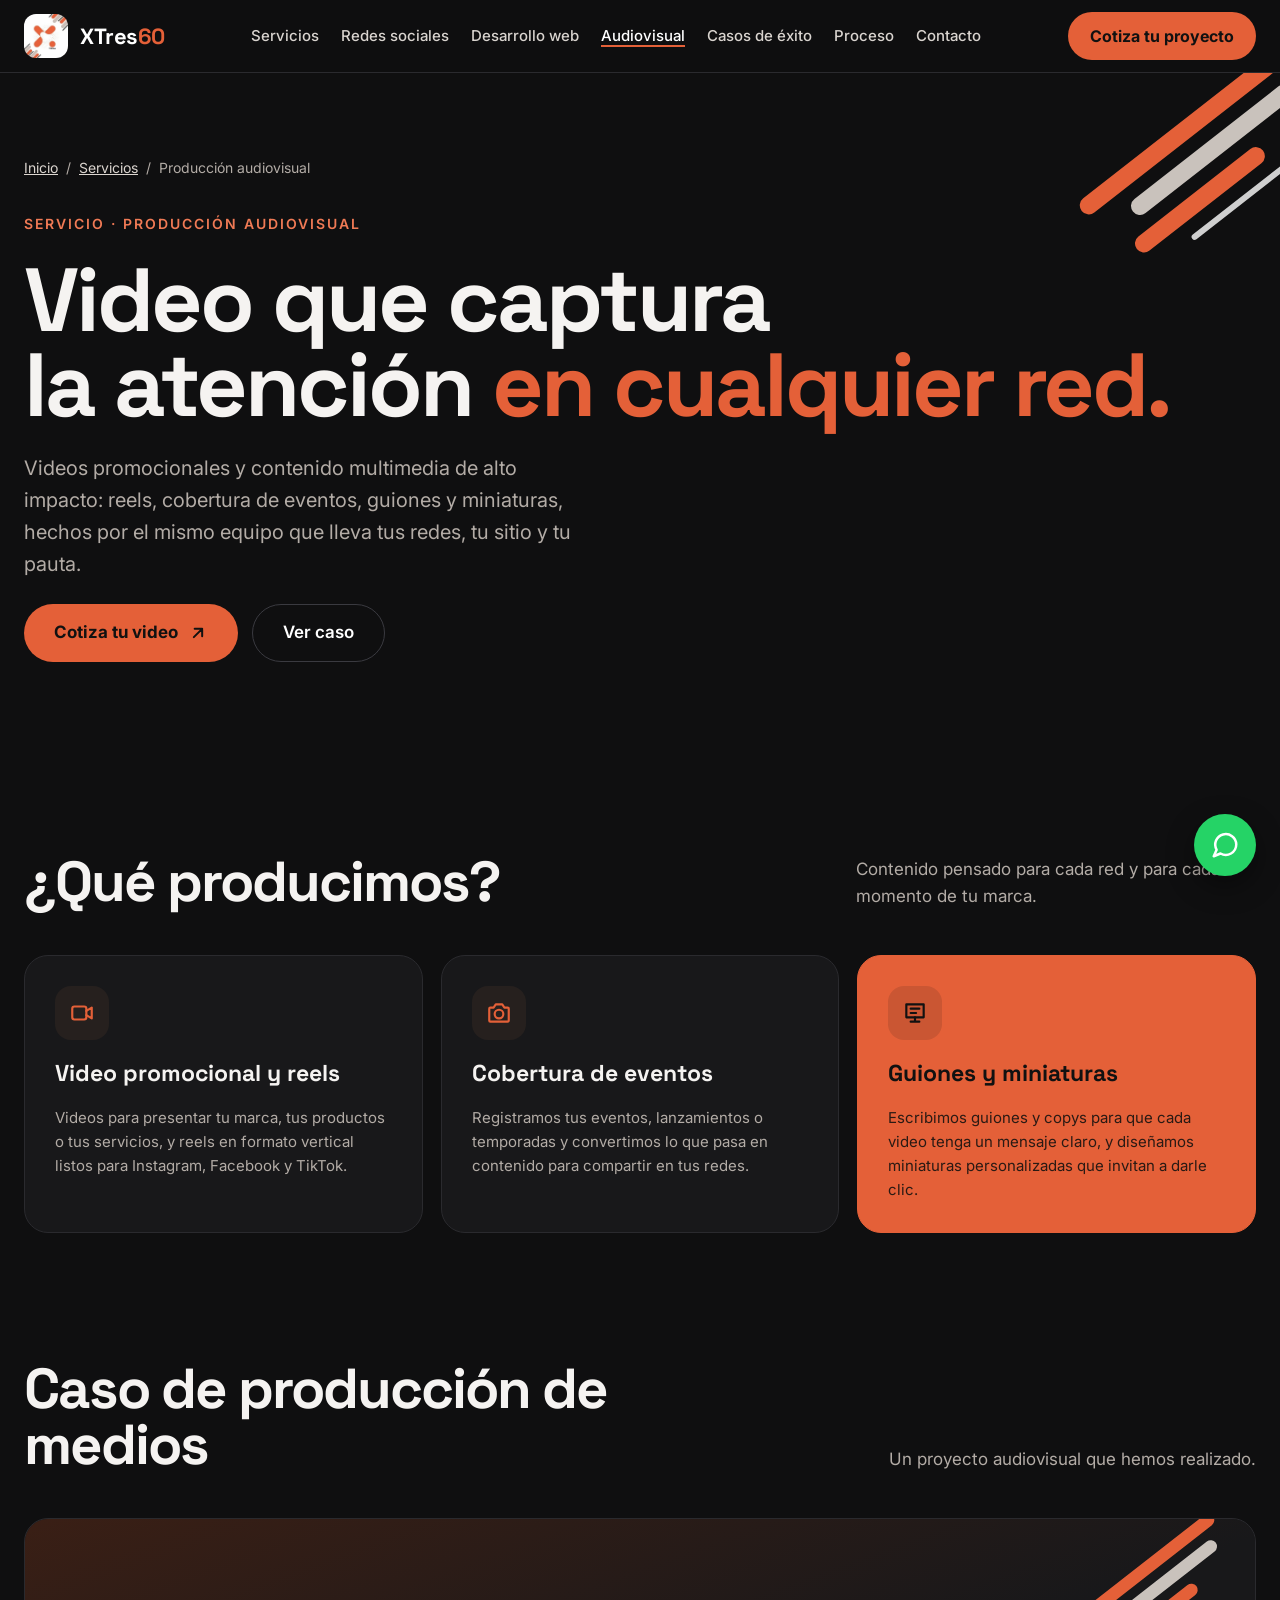
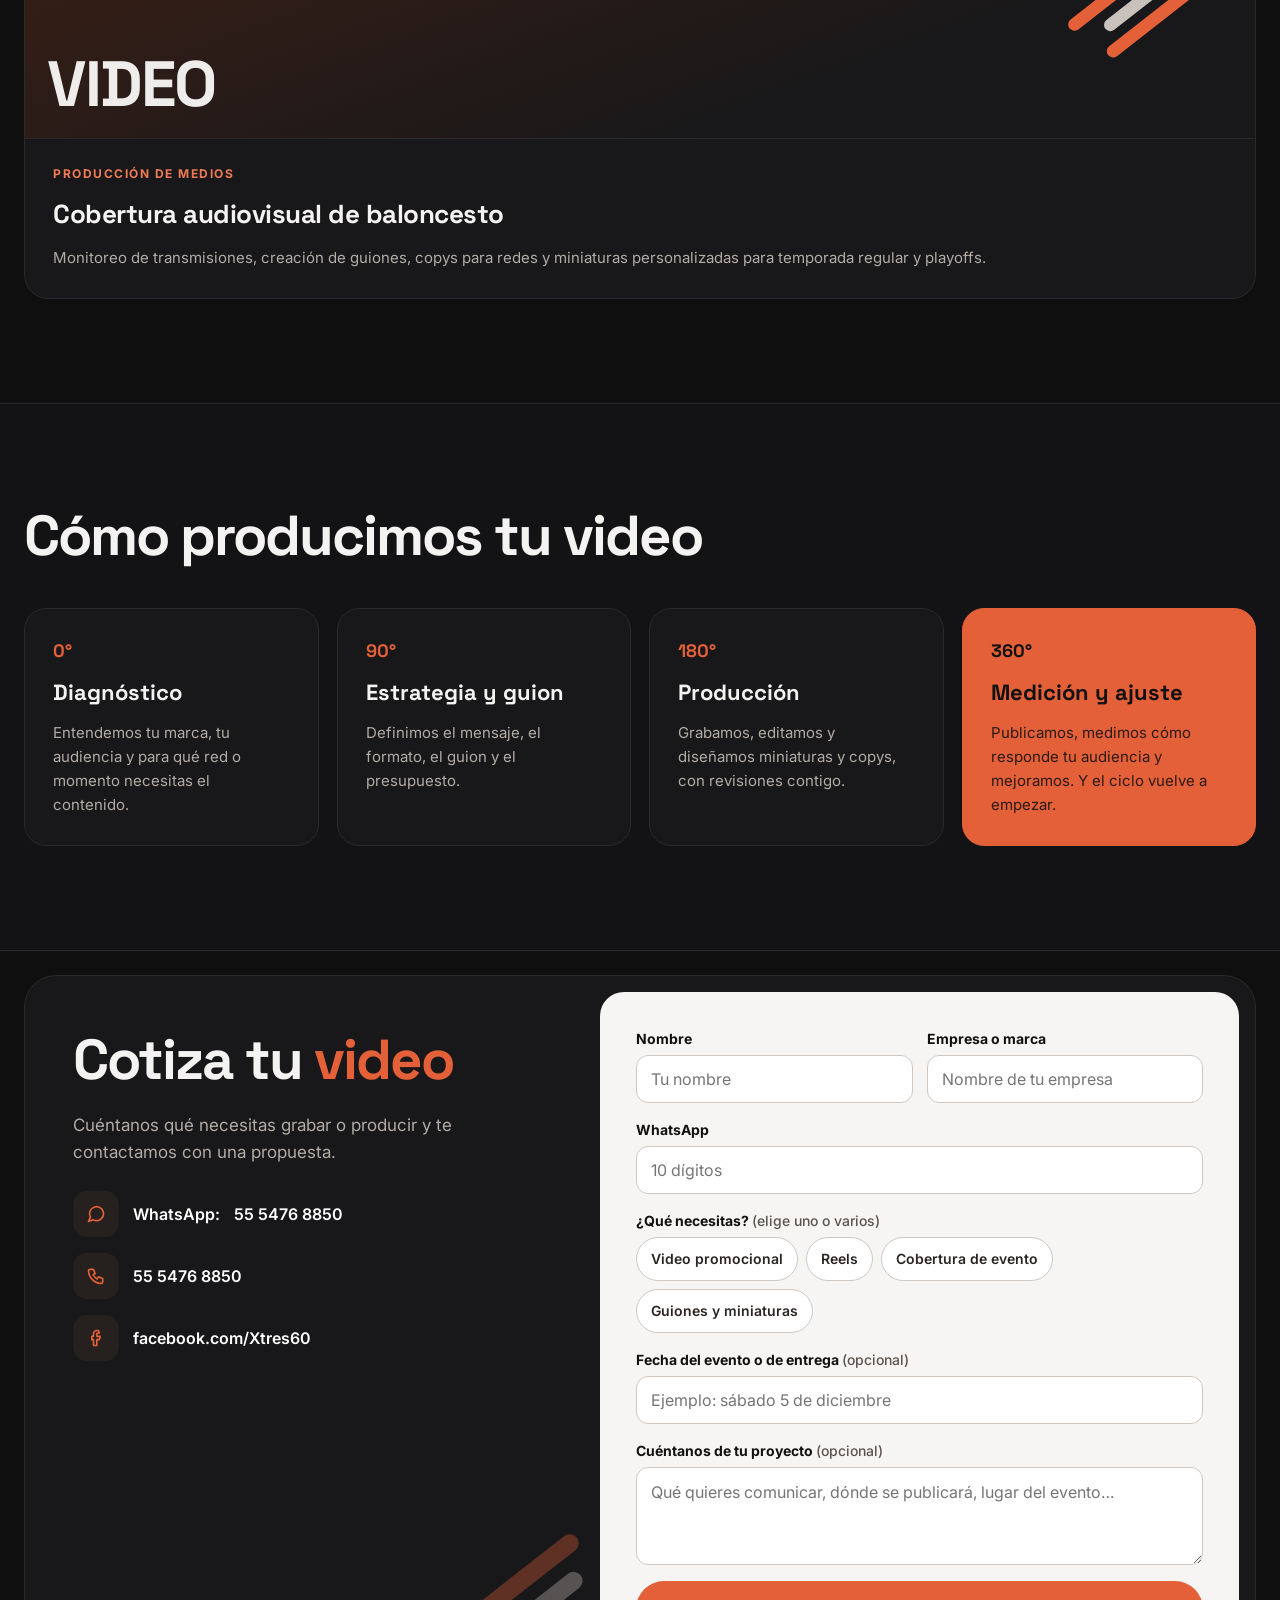
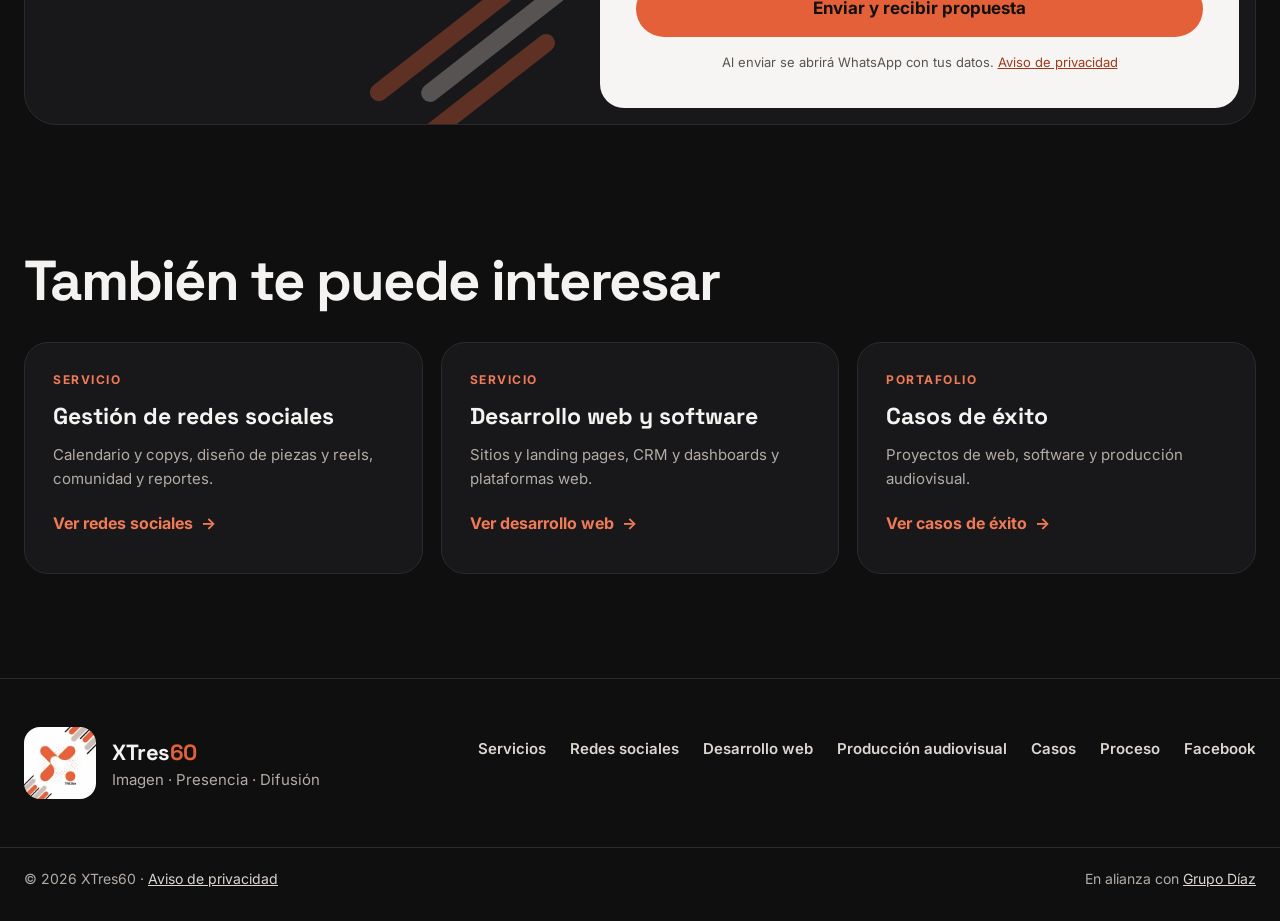
<file: produccion-audiovisual.html>
<!doctype html>
<html lang="es-MX">
<head>
  <meta charset="utf-8">
  <meta name="viewport" content="width=device-width, initial-scale=1">
  <title>Producción audiovisual: video, reels y eventos | XTres60</title>
  <meta name="description" content="Producción audiovisual en CDMX: video promocional y reels, cobertura de eventos, guiones y miniaturas. Conoce nuestro caso de baloncesto y cotiza con XTres60 por WhatsApp.">
  <link rel="canonical" href="https://x360.com.mx/produccion-audiovisual.html">
  <meta name="theme-color" content="#0F0F10">

  <meta property="og:type" content="website">
  <meta property="og:locale" content="es_MX">
  <meta property="og:site_name" content="XTres60">
  <meta property="og:title" content="Producción audiovisual | XTres60">
  <meta property="og:description" content="Videos promocionales y contenido multimedia de alto impacto para capturar la atención en cualquier red.">
  <meta property="og:url" content="https://x360.com.mx/produccion-audiovisual.html">
  <meta property="og:image" content="https://x360.com.mx/img/logo-xtres60.jpg">
  <meta name="twitter:card" content="summary">

  <link rel="icon" href="img/logo-xtres60.png">
  <link rel="apple-touch-icon" href="img/logo-xtres60.png">
  <link rel="preconnect" href="https://fonts.googleapis.com">
  <link rel="preconnect" href="https://fonts.gstatic.com" crossorigin>
  <link href="https://fonts.googleapis.com/css2?family=Space+Grotesk:wght@500;600;700&family=Inter:wght@400;500;600;700&display=swap" rel="stylesheet">
  <link rel="stylesheet" href="css/styles.css">

  <script type="application/ld+json">
  {
    "@context": "https://schema.org",
    "@type": "Service",
    "name": "Producción audiovisual",
    "serviceType": "Producción audiovisual",
    "description": "Video promocional y reels, cobertura de eventos, guiones y miniaturas.",
    "url": "https://x360.com.mx/produccion-audiovisual.html",
    "areaServed": "MX",
    "provider": { "@type": "ProfessionalService", "name": "XTres60", "url": "https://x360.com.mx/", "telephone": "+52 55 5476 8850" }
  }
  </script>
</head>
<body>
  <a class="skip-link" href="#contenido">Saltar al contenido</a>

  <header class="site-header">
    <div class="container header-inner">
      <a class="brand" href="./" aria-label="XTres60, inicio">
        <img src="img/logo-xtres60.png" alt="" width="44" height="44">
        <span class="brand-name">XTres<span>60</span></span>
      </a>
      <nav class="main-nav" id="menu" aria-label="Principal">
        <a href="./#servicios">Servicios</a>
        <a href="redes-sociales.html">Redes sociales</a>
        <a href="desarrollo-web.html">Desarrollo web</a>
        <a href="produccion-audiovisual.html" aria-current="page">Audiovisual</a>
        <a href="./#casos">Casos de éxito</a>
        <a href="./#proceso">Proceso</a>
        <a href="./#contacto">Contacto</a>
      </nav>
      <div class="header-actions">
        <a class="btn btn-orange" href="#cotizar">Cotiza tu proyecto</a>
        <button class="menu-toggle" type="button" aria-controls="menu" aria-expanded="false" aria-label="Abrir menú">
          <svg class="icon" viewBox="0 0 24 24" fill="none" stroke="currentColor" stroke-width="2.2" stroke-linecap="round" aria-hidden="true"><path d="M4 7h16M4 12h16M4 17h16"/></svg>
        </button>
      </div>
    </div>
  </header>

    <main id="contenido">
    <!-- HERO -->
    <section class="hero rs-hero">
      <div class="stripes stripes-a" aria-hidden="true"><span class="s1"></span><span class="s2"></span><span class="s3"></span><span class="s4"></span></div>
      <div class="container rs-hero-inner">
        <nav class="breadcrumb" aria-label="Ruta de navegación">
          <a href="./">Inicio</a> <span aria-hidden="true">/</span> <a href="./#servicios">Servicios</a> <span aria-hidden="true">/</span> <span aria-current="page">Producción audiovisual</span>
        </nav>
        <p class="eyebrow">Servicio · Producción audiovisual</p>
        <h1 class="display rs-title">Video que captura<br>la atención <span class="accent">en cualquier red.</span></h1>
        <p class="hero-lead">Videos promocionales y contenido multimedia de alto impacto: reels, cobertura de eventos, guiones y miniaturas, hechos por el mismo equipo que lleva tus redes, tu sitio y tu pauta.</p>
        <div class="hero-ctas">
          <a class="btn btn-orange btn-lg" href="#cotizar">
            Cotiza tu video
            <svg class="icon" viewBox="0 0 24 24" fill="none" stroke="currentColor" stroke-width="2.4" stroke-linecap="round" stroke-linejoin="round" aria-hidden="true"><path d="M7 17 17 7M8 7h9v9"/></svg>
          </a>
          <a class="btn btn-ghost btn-lg" href="#caso-audiovisual">Ver caso</a>
        </div>
      </div>
    </section>

    <!-- QUÉ HACEMOS -->
    <section class="section" id="que-hacemos">
      <div class="container">
        <div class="section-head">
          <h2 class="display h2">¿Qué producimos?</h2>
          <p class="lead">Contenido pensado para cada red y para cada momento de tu marca.</p>
        </div>
        <div class="services rs-includes">
          <article class="service">
            <span class="service-icon"><svg width="26" height="26" viewBox="0 0 24 24" fill="none" stroke="currentColor" stroke-width="2" stroke-linecap="round" stroke-linejoin="round" aria-hidden="true"><rect x="3" y="6" width="13" height="12" rx="2"/><path d="m16 10 5-3v10l-5-3"/></svg></span>
            <h3>Video promocional y reels</h3>
            <p>Videos para presentar tu marca, tus productos o tus servicios, y reels en formato vertical listos para Instagram, Facebook y TikTok.</p>
          </article>
          <article class="service">
            <span class="service-icon"><svg width="26" height="26" viewBox="0 0 24 24" fill="none" stroke="currentColor" stroke-width="2" stroke-linecap="round" stroke-linejoin="round" aria-hidden="true"><circle cx="12" cy="13" r="4"/><path d="M4 7h3l2-3h6l2 3h3a1 1 0 0 1 1 1v11a1 1 0 0 1-1 1H4a1 1 0 0 1-1-1V8a1 1 0 0 1 1-1z"/></svg></span>
            <h3>Cobertura de eventos</h3>
            <p>Registramos tus eventos, lanzamientos o temporadas y convertimos lo que pasa en contenido para compartir en tus redes.</p>
          </article>
          <article class="service featured">
            <span class="service-icon"><svg width="26" height="26" viewBox="0 0 24 24" fill="none" stroke="currentColor" stroke-width="2" stroke-linecap="round" stroke-linejoin="round" aria-hidden="true"><path d="M4 4h16v12H4z"/><path d="M8 20h8M12 16v4M8 8h8M8 12h5"/></svg></span>
            <h3>Guiones y miniaturas</h3>
            <p>Escribimos guiones y copys para que cada video tenga un mensaje claro, y diseñamos miniaturas personalizadas que invitan a darle clic.</p>
          </article>
        </div>
      </div>
    </section>

    <!-- CASO -->
    <section class="section" id="caso-audiovisual" style="padding-top:24px">
      <div class="container">
        <div class="section-head">
          <h2 class="display h2">Caso de producción de medios</h2>
          <p class="lead">Un proyecto audiovisual que hemos realizado.</p>
        </div>
        <div class="cases">
          <article class="case" data-kind="audiovisual">
            <div class="case-visual v-av"><div class="stripes" aria-hidden="true"><span class="s1"></span><span class="s2"></span><span class="s3"></span></div><span class="big" aria-hidden="true">VIDEO</span></div>
            <div class="case-body">
              <span class="case-tag">PRODUCCIÓN DE MEDIOS</span>
              <h3>Cobertura audiovisual de baloncesto</h3>
              <p>Monitoreo de transmisiones, creación de guiones, copys para redes y miniaturas personalizadas para temporada regular y playoffs.</p>
            </div>
          </article>
        </div>
      </div>
    </section>

    <!-- PROCESO -->
    <section class="section process-section" id="proceso-video">
      <div class="container">
        <h2 class="display h2" style="margin-bottom:44px">Cómo producimos tu video</h2>
        <ol class="process">
          <li><span class="deg">0°</span><h3>Diagnóstico</h3><p>Entendemos tu marca, tu audiencia y para qué red o momento necesitas el contenido.</p></li>
          <li><span class="deg">90°</span><h3>Estrategia y guion</h3><p>Definimos el mensaje, el formato, el guion y el presupuesto.</p></li>
          <li><span class="deg">180°</span><h3>Producción</h3><p>Grabamos, editamos y diseñamos miniaturas y copys, con revisiones contigo.</p></li>
          <li><span class="deg">360°</span><h3>Medición y ajuste</h3><p>Publicamos, medimos cómo responde tu audiencia y mejoramos. Y el ciclo vuelve a empezar.</p></li>
        </ol>
      </div>
    </section>

    <!-- COTIZAR -->
    <section class="contact" id="cotizar">
      <div class="container">
        <div class="contact-card">
          <div class="contact-copy">
            <div class="stripes" aria-hidden="true"><span class="s1"></span><span class="s2"></span><span class="s3"></span></div>
            <h2 class="display h2" style="position:relative">Cotiza tu <span class="accent">video</span></h2>
            <p class="lead" style="position:relative">Cuéntanos qué necesitas grabar o producir y te contactamos con una propuesta.</p>
            <ul class="contact-list">
              <li><a class="js-wa" href="#" data-msg="Hola XTres60, quiero cotizar producción audiovisual."><span class="contact-icon"><svg class="icon" viewBox="0 0 24 24" fill="none" stroke="currentColor" stroke-width="2" stroke-linecap="round" stroke-linejoin="round" aria-hidden="true"><path d="M21 11.5a8.4 8.4 0 0 1-12.6 7.3L3 21l2.3-5.2A8.4 8.4 0 1 1 21 11.5z"/></svg></span>WhatsApp: <span class="js-wa-label">55 5476 8850</span></a></li>
              <li><a href="tel:+525554768850"><span class="contact-icon"><svg class="icon" viewBox="0 0 24 24" fill="none" stroke="currentColor" stroke-width="2" stroke-linecap="round" stroke-linejoin="round" aria-hidden="true"><path d="M5 4h4l2 5-2.5 1.5a11 11 0 0 0 5 5L15 13l5 2v4a2 2 0 0 1-2 2A16 16 0 0 1 3 6a2 2 0 0 1 2-2"/></svg></span>55 5476 8850</a></li>
              <li><a href="https://www.facebook.com/Xtres60" target="_blank" rel="noopener"><span class="contact-icon"><svg class="icon" viewBox="0 0 24 24" fill="none" stroke="currentColor" stroke-width="2" stroke-linecap="round" stroke-linejoin="round" aria-hidden="true"><path d="M15 3h-2a4 4 0 0 0-4 4v3H7v4h2v7h4v-7h3l1-4h-4V7a1 1 0 0 1 1-1h2z"/></svg></span>facebook.com/Xtres60</a></li>
            </ul>
          </div>

          <form class="form" id="av-form" novalidate>
            <div class="form-fields" id="av-fields">
              <div class="field-row">
                <div class="field">
                  <label for="av-nombre">Nombre</label>
                  <input id="av-nombre" name="nombre" type="text" autocomplete="name" placeholder="Tu nombre" required>
                </div>
                <div class="field">
                  <label for="av-marca">Empresa o marca</label>
                  <input id="av-marca" name="marca" type="text" autocomplete="organization" placeholder="Nombre de tu empresa">
                </div>
              </div>
              <div class="field">
                <label for="av-whatsapp">WhatsApp</label>
                <input id="av-whatsapp" name="whatsapp" type="tel" inputmode="numeric" autocomplete="tel" placeholder="10 dígitos" required>
              </div>
              <div class="field">
                <span id="av-tipo-label">¿Qué necesitas? <small>(elige uno o varios)</small></span>
                <div class="chips" role="group" aria-labelledby="av-tipo-label">
                  <button class="chip" type="button" aria-pressed="false">Video promocional</button>
                  <button class="chip" type="button" aria-pressed="false">Reels</button>
                  <button class="chip" type="button" aria-pressed="false">Cobertura de evento</button>
                  <button class="chip" type="button" aria-pressed="false">Guiones y miniaturas</button>
                </div>
              </div>
              <div class="field">
                <label for="av-fecha">Fecha del evento o de entrega <small>(opcional)</small></label>
                <input id="av-fecha" name="fecha" type="text" placeholder="Ejemplo: sábado 5 de diciembre">
              </div>
              <div class="field">
                <label for="av-mensaje">Cuéntanos de tu proyecto <small>(opcional)</small></label>
                <textarea id="av-mensaje" name="mensaje" rows="3" placeholder="Qué quieres comunicar, dónde se publicará, lugar del evento…"></textarea>
              </div>
              <p class="form-error" id="av-error" role="alert" hidden>Escribe tu nombre y un WhatsApp de 10 dígitos.</p>
              <button class="btn btn-orange" type="submit">Enviar y recibir propuesta</button>
              <p class="form-note">Al enviar se abrirá WhatsApp con tus datos. <a href="aviso-de-privacidad.html">Aviso de privacidad</a></p>
            </div>
            <div class="form-success" id="av-success" hidden>
              <span class="success-icon"><svg width="36" height="36" viewBox="0 0 24 24" fill="none" stroke="currentColor" stroke-width="2.5" stroke-linecap="round" stroke-linejoin="round" aria-hidden="true"><path d="m5 12 5 5L20 7"/></svg></span>
              <h3>¡Solo envía el mensaje!</h3>
              <p>Abrimos WhatsApp con tu solicitud. Si no se abrió, <a href="#" id="av-retry" target="_blank" rel="noopener">toca aquí</a>.</p>
            </div>
          </form>
        </div>
      </div>
    </section>

    <!-- TAMBIÉN TE PUEDE INTERESAR -->
    <section class="section related" aria-labelledby="related-title">
      <div class="container">
        <h2 class="display h2" id="related-title">También te puede interesar</h2>
        <ul class="related-grid">
          <li>
            <a class="related-card" href="redes-sociales.html">
              <span class="related-kicker">Servicio</span>
              <strong>Gestión de redes sociales</strong>
              <span class="related-text">Calendario y copys, diseño de piezas y reels, comunidad y reportes.</span>
              <span class="related-go">Ver redes sociales <span aria-hidden="true">→</span></span>
            </a>
          </li>
          <li>
            <a class="related-card" href="desarrollo-web.html">
              <span class="related-kicker">Servicio</span>
              <strong>Desarrollo web y software</strong>
              <span class="related-text">Sitios y landing pages, CRM y dashboards y plataformas web.</span>
              <span class="related-go">Ver desarrollo web <span aria-hidden="true">→</span></span>
            </a>
          </li>
          <li>
            <a class="related-card" href="./#casos">
              <span class="related-kicker">Portafolio</span>
              <strong>Casos de éxito</strong>
              <span class="related-text">Proyectos de web, software y producción audiovisual.</span>
              <span class="related-go">Ver casos de éxito <span aria-hidden="true">→</span></span>
            </a>
          </li>
        </ul>
      </div>
    </section>
  </main>

  <footer class="site-footer">
    <div class="container footer-inner">
      <div class="footer-brand">
        <img src="img/logo-xtres60.png" alt="XTres60" width="72" height="72" loading="lazy">
        <div>
          <span class="brand-name">XTres<span>60</span></span>
          <p>Imagen · Presencia · Difusión</p>
        </div>
      </div>
      <nav class="footer-nav" aria-label="Pie de página">
        <a href="./#servicios">Servicios</a>
        <a href="redes-sociales.html">Redes sociales</a>
        <a href="desarrollo-web.html">Desarrollo web</a>
        <a href="produccion-audiovisual.html">Producción audiovisual</a>
        <a href="./#casos">Casos</a>
        <a href="./#proceso">Proceso</a>
        <a href="https://www.facebook.com/Xtres60" target="_blank" rel="noopener">Facebook</a>
      </nav>
    </div>
    <div class="container footer-bottom">
      <span>© <span id="year">2026</span> XTres60 · <a href="aviso-de-privacidad.html">Aviso de privacidad</a></span>
      <span>En alianza con <a href="https://grupoempresarialdiaz.com.mx/">Grupo Díaz</a></span>
    </div>
  </footer>

  <a class="wa-float js-wa" href="#" data-msg="Hola XTres60, quiero información sobre producción audiovisual." aria-label="Escríbenos por WhatsApp">
    <svg width="30" height="30" viewBox="0 0 24 24" fill="none" stroke="currentColor" stroke-width="2" stroke-linecap="round" stroke-linejoin="round" aria-hidden="true"><path d="M21 11.5a8.4 8.4 0 0 1-12.6 7.3L3 21l2.3-5.2A8.4 8.4 0 1 1 21 11.5z"/></svg>
  </a>
  <div class="mobile-bar">
    <a class="mb-wa js-wa" href="#" data-msg="Hola XTres60, quiero información sobre producción audiovisual.">
      <svg class="icon" viewBox="0 0 24 24" fill="none" stroke="currentColor" stroke-width="2.2" stroke-linecap="round" stroke-linejoin="round" aria-hidden="true"><path d="M21 11.5a8.4 8.4 0 0 1-12.6 7.3L3 21l2.3-5.2A8.4 8.4 0 1 1 21 11.5z"/></svg>WhatsApp
    </a>
    <a class="mb-cta" href="#cotizar">Cotizar</a>
  </div>

  <script src="js/config.js"></script>
  <script src="js/main.js"></script>
</body>
</html>
</file>
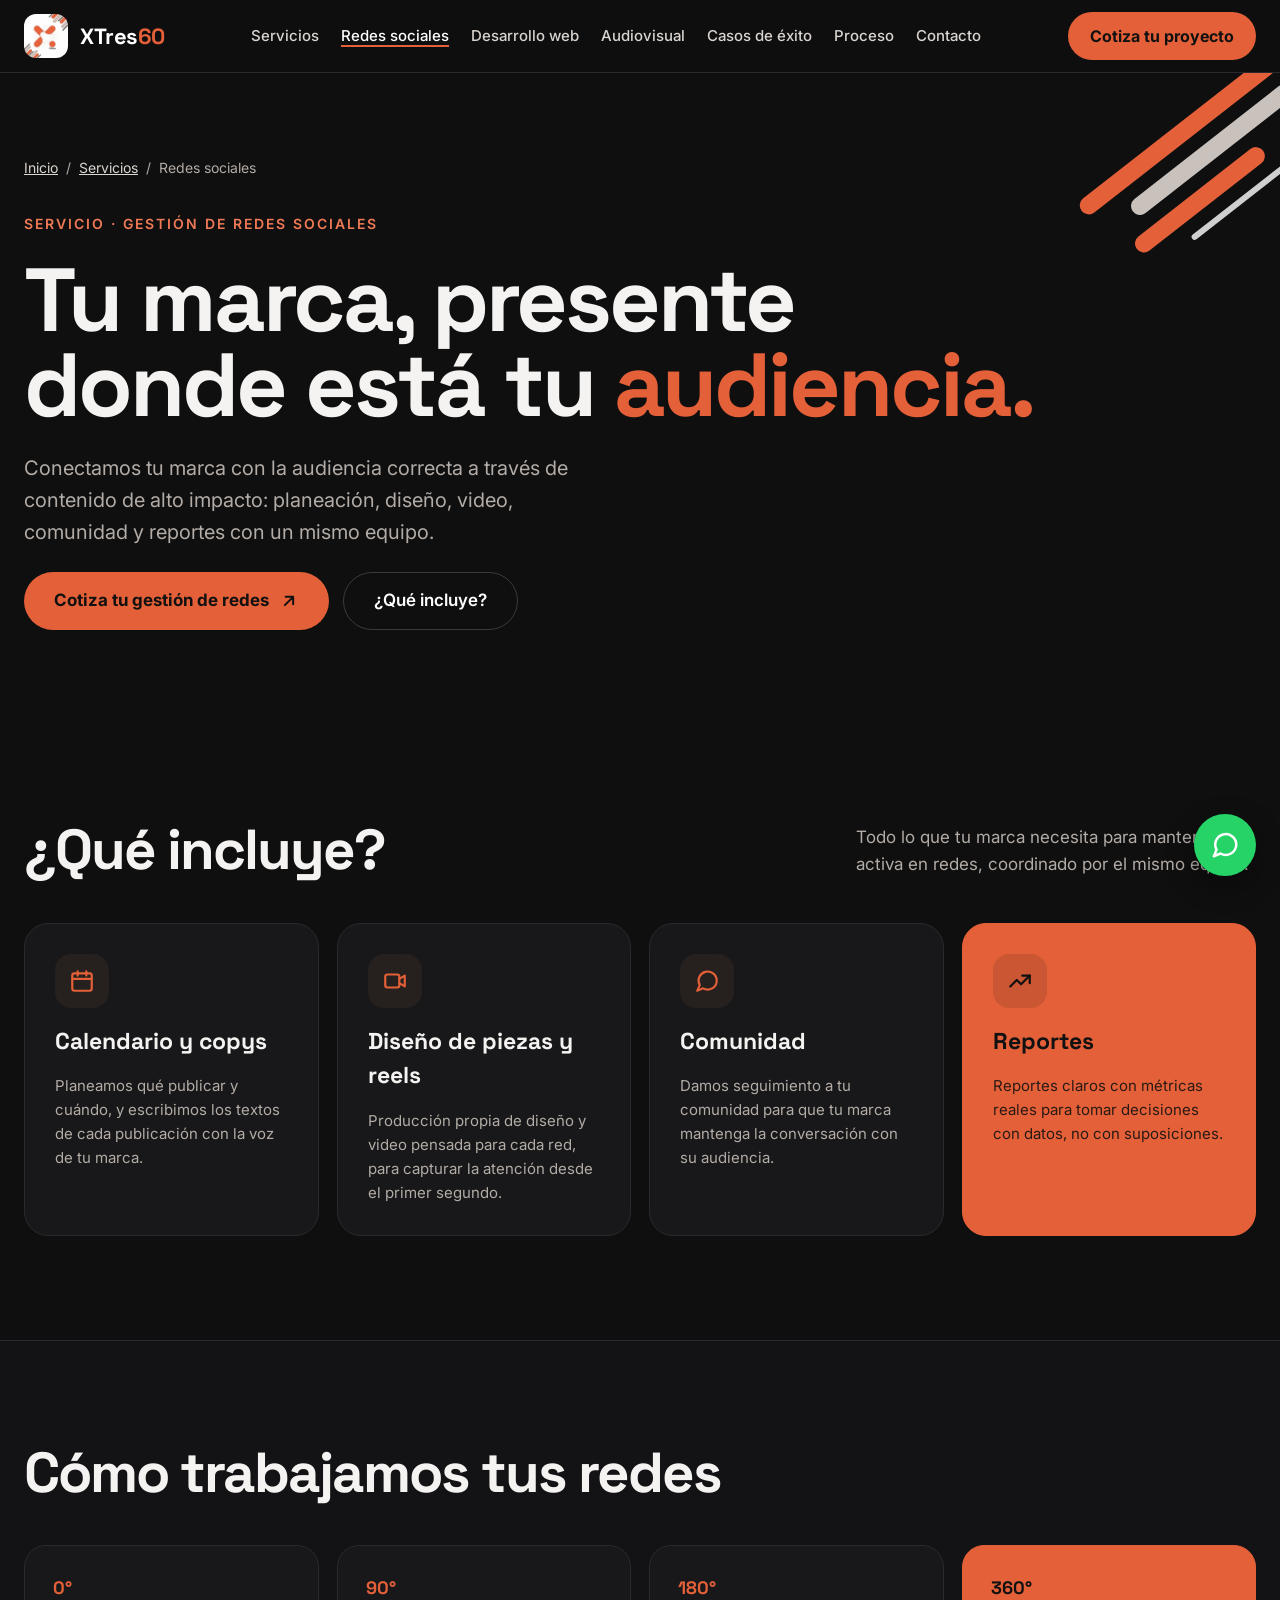
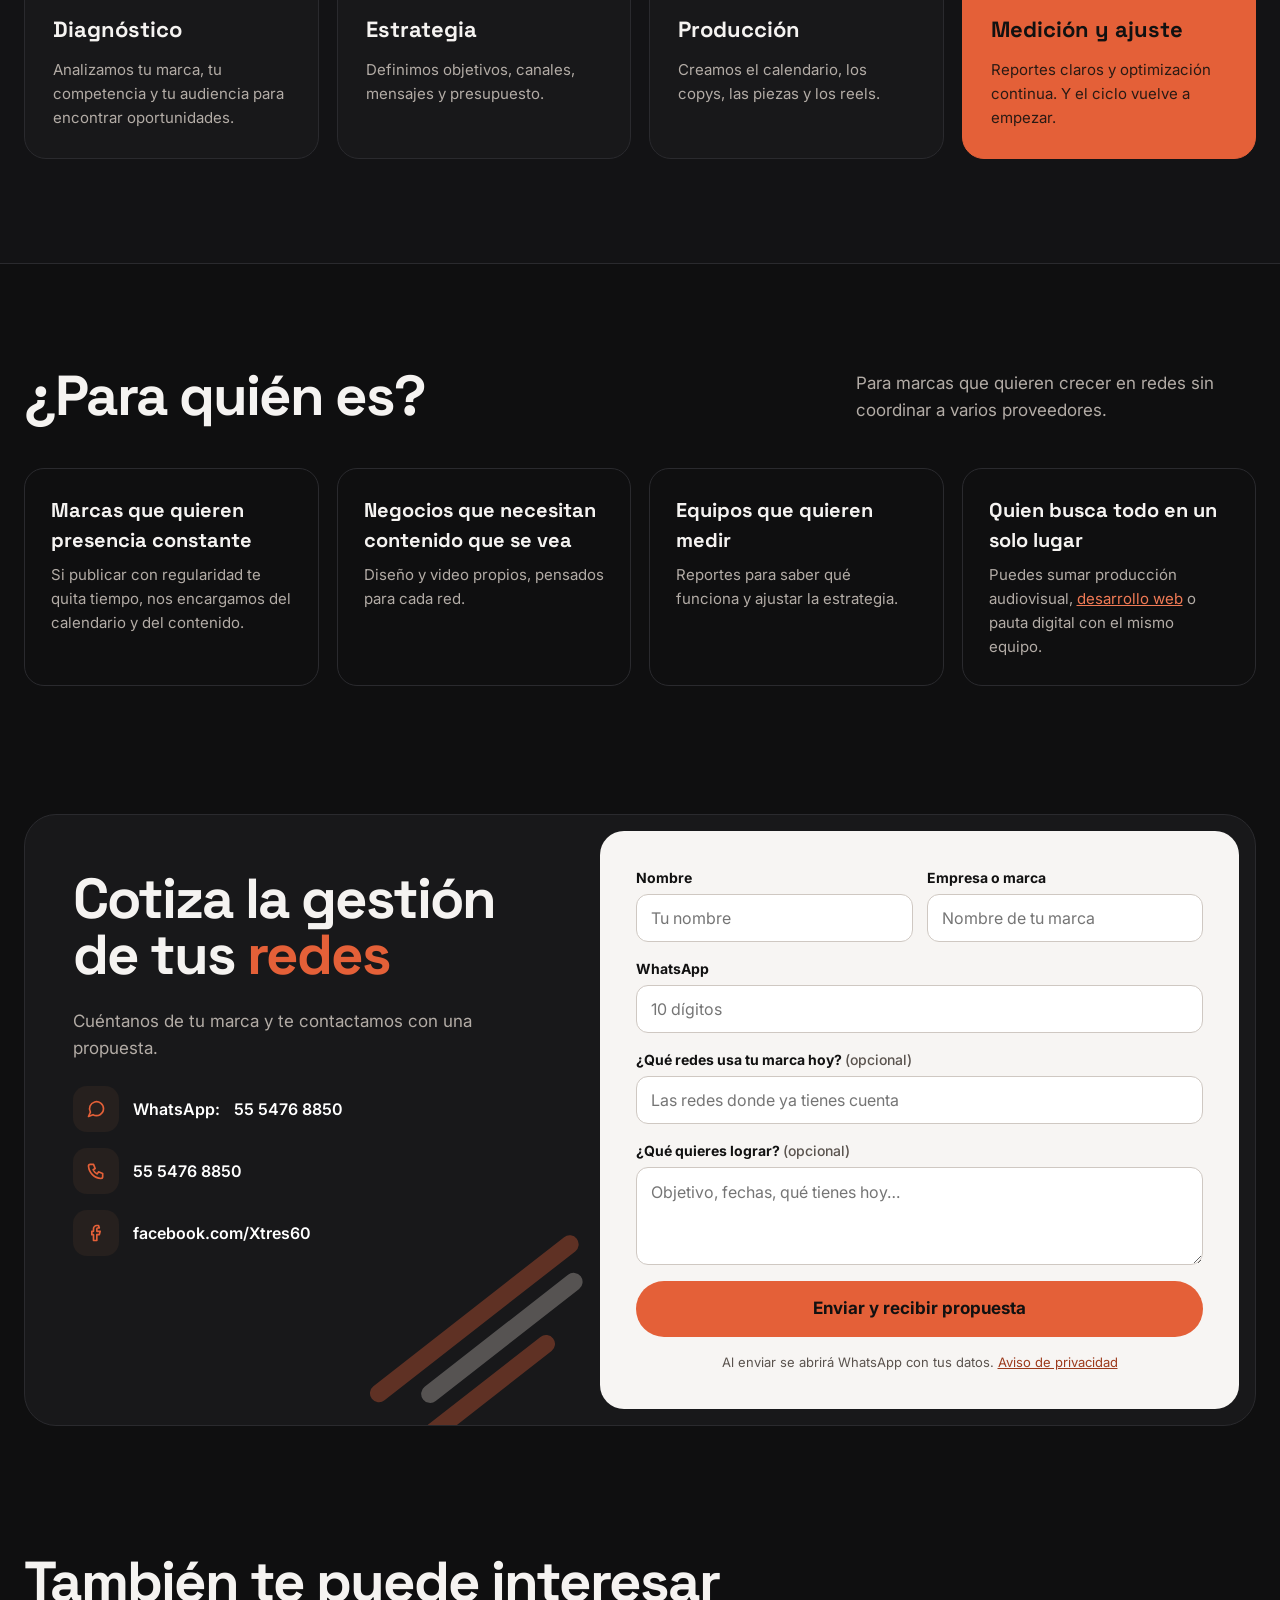
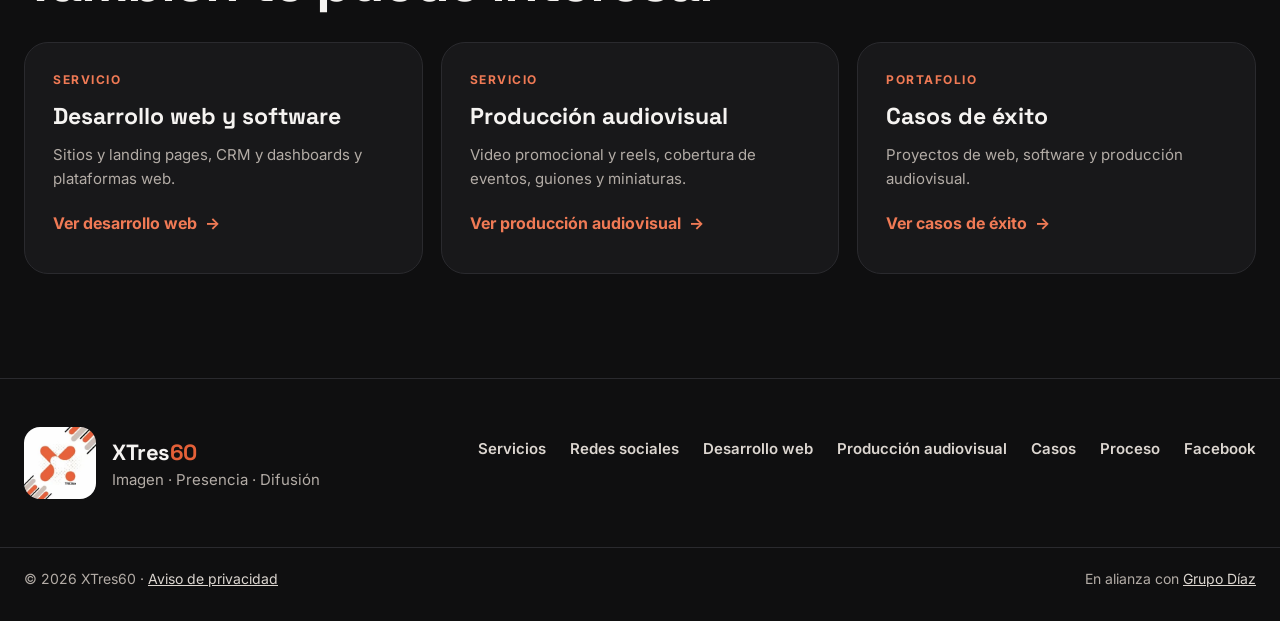
<file: redes-sociales.html>
<!doctype html>
<html lang="es-MX">
<head>
  <meta charset="utf-8">
  <meta name="viewport" content="width=device-width, initial-scale=1">
  <title>Gestión de redes sociales | XTres60</title>
  <meta name="description" content="Gestión de redes sociales en CDMX: calendario y copys, diseño de piezas y reels, comunidad y reportes. Cotiza con XTres60 por WhatsApp.">
  <link rel="canonical" href="https://x360.com.mx/redes-sociales.html">
  <meta name="theme-color" content="#0F0F10">

  <meta property="og:type" content="website">
  <meta property="og:locale" content="es_MX">
  <meta property="og:site_name" content="XTres60">
  <meta property="og:title" content="Gestión de redes sociales | XTres60">
  <meta property="og:description" content="Conectamos tu marca con la audiencia correcta a través de contenido de alto impacto.">
  <meta property="og:url" content="https://x360.com.mx/redes-sociales.html">
  <meta property="og:image" content="https://x360.com.mx/img/logo-xtres60.jpg">
  <meta name="twitter:card" content="summary">

  <link rel="icon" href="img/logo-xtres60.png">
  <link rel="apple-touch-icon" href="img/logo-xtres60.png">
  <link rel="preconnect" href="https://fonts.googleapis.com">
  <link rel="preconnect" href="https://fonts.gstatic.com" crossorigin>
  <link href="https://fonts.googleapis.com/css2?family=Space+Grotesk:wght@500;600;700&family=Inter:wght@400;500;600;700&display=swap" rel="stylesheet">
  <link rel="stylesheet" href="css/styles.css">

  <script type="application/ld+json">
  {
    "@context": "https://schema.org",
    "@type": "Service",
    "name": "Gestión de redes sociales",
    "serviceType": "Gestión de redes sociales",
    "description": "Calendario y copys, diseño de piezas y reels, comunidad y reportes.",
    "url": "https://x360.com.mx/redes-sociales.html",
    "areaServed": "MX",
    "provider": { "@type": "ProfessionalService", "name": "XTres60", "url": "https://x360.com.mx/", "telephone": "+52 55 5476 8850" }
  }
  </script>
</head>
<body>
  <a class="skip-link" href="#contenido">Saltar al contenido</a>

  <header class="site-header">
    <div class="container header-inner">
      <a class="brand" href="./" aria-label="XTres60, inicio">
        <img src="img/logo-xtres60.png" alt="" width="44" height="44">
        <span class="brand-name">XTres<span>60</span></span>
      </a>
      <nav class="main-nav" id="menu" aria-label="Principal">
        <a href="./#servicios">Servicios</a>
        <a href="redes-sociales.html" aria-current="page">Redes sociales</a>
        <a href="desarrollo-web.html">Desarrollo web</a>
        <a href="produccion-audiovisual.html">Audiovisual</a>
        <a href="./#casos">Casos de éxito</a>
        <a href="./#proceso">Proceso</a>
        <a href="./#contacto">Contacto</a>
      </nav>
      <div class="header-actions">
        <a class="btn btn-orange" href="#cotizar">Cotiza tu proyecto</a>
        <button class="menu-toggle" type="button" aria-controls="menu" aria-expanded="false" aria-label="Abrir menú">
          <svg class="icon" viewBox="0 0 24 24" fill="none" stroke="currentColor" stroke-width="2.2" stroke-linecap="round" aria-hidden="true"><path d="M4 7h16M4 12h16M4 17h16"/></svg>
        </button>
      </div>
    </div>
  </header>

    <main id="contenido">
    <!-- HERO -->
    <section class="hero rs-hero">
      <div class="stripes stripes-a" aria-hidden="true"><span class="s1"></span><span class="s2"></span><span class="s3"></span><span class="s4"></span></div>
      <div class="container rs-hero-inner">
        <nav class="breadcrumb" aria-label="Ruta de navegación">
          <a href="./">Inicio</a> <span aria-hidden="true">/</span> <a href="./#servicios">Servicios</a> <span aria-hidden="true">/</span> <span aria-current="page">Redes sociales</span>
        </nav>
        <p class="eyebrow">Servicio · Gestión de redes sociales</p>
        <h1 class="display rs-title">Tu marca, presente<br>donde está tu <span class="accent">audiencia.</span></h1>
        <p class="hero-lead">Conectamos tu marca con la audiencia correcta a través de contenido de alto impacto: planeación, diseño, video, comunidad y reportes con un mismo equipo.</p>
        <div class="hero-ctas">
          <a class="btn btn-orange btn-lg" href="#cotizar">
            Cotiza tu gestión de redes
            <svg class="icon" viewBox="0 0 24 24" fill="none" stroke="currentColor" stroke-width="2.4" stroke-linecap="round" stroke-linejoin="round" aria-hidden="true"><path d="M7 17 17 7M8 7h9v9"/></svg>
          </a>
          <a class="btn btn-ghost btn-lg" href="#incluye">¿Qué incluye?</a>
        </div>
      </div>
    </section>

    <!-- QUÉ INCLUYE -->
    <section class="section" id="incluye">
      <div class="container">
        <div class="section-head">
          <h2 class="display h2">¿Qué incluye?</h2>
          <p class="lead">Todo lo que tu marca necesita para mantenerse activa en redes, coordinado por el mismo equipo.</p>
        </div>
        <div class="services rs-includes">
          <article class="service">
            <span class="service-icon"><svg width="26" height="26" viewBox="0 0 24 24" fill="none" stroke="currentColor" stroke-width="2" stroke-linecap="round" stroke-linejoin="round" aria-hidden="true"><rect x="3" y="5" width="18" height="16" rx="2"/><path d="M3 10h18M8 3v4M16 3v4"/></svg></span>
            <h3>Calendario y copys</h3>
            <p>Planeamos qué publicar y cuándo, y escribimos los textos de cada publicación con la voz de tu marca.</p>
          </article>
          <article class="service">
            <span class="service-icon"><svg width="26" height="26" viewBox="0 0 24 24" fill="none" stroke="currentColor" stroke-width="2" stroke-linecap="round" stroke-linejoin="round" aria-hidden="true"><rect x="3" y="6" width="13" height="12" rx="2"/><path d="m16 10 5-3v10l-5-3"/></svg></span>
            <h3>Diseño de piezas y reels</h3>
            <p>Producción propia de diseño y video pensada para cada red, para capturar la atención desde el primer segundo.</p>
          </article>
          <article class="service">
            <span class="service-icon"><svg width="26" height="26" viewBox="0 0 24 24" fill="none" stroke="currentColor" stroke-width="2" stroke-linecap="round" stroke-linejoin="round" aria-hidden="true"><path d="M21 11.5a8.4 8.4 0 0 1-12.6 7.3L3 21l2.3-5.2A8.4 8.4 0 1 1 21 11.5z"/></svg></span>
            <h3>Comunidad</h3>
            <p>Damos seguimiento a tu comunidad para que tu marca mantenga la conversación con su audiencia.</p>
          </article>
          <article class="service featured">
            <span class="service-icon"><svg width="26" height="26" viewBox="0 0 24 24" fill="none" stroke="currentColor" stroke-width="2" stroke-linecap="round" stroke-linejoin="round" aria-hidden="true"><path d="M3 17l6-6 4 4 8-8"/><path d="M14 7h7v7"/></svg></span>
            <h3>Reportes</h3>
            <p>Reportes claros con métricas reales para tomar decisiones con datos, no con suposiciones.</p>
          </article>
        </div>
      </div>
    </section>

    <!-- PROCESO -->
    <section class="section process-section" id="proceso-redes">
      <div class="container">
        <h2 class="display h2" style="margin-bottom:44px">Cómo trabajamos tus redes</h2>
        <ol class="process">
          <li><span class="deg">0°</span><h3>Diagnóstico</h3><p>Analizamos tu marca, tu competencia y tu audiencia para encontrar oportunidades.</p></li>
          <li><span class="deg">90°</span><h3>Estrategia</h3><p>Definimos objetivos, canales, mensajes y presupuesto.</p></li>
          <li><span class="deg">180°</span><h3>Producción</h3><p>Creamos el calendario, los copys, las piezas y los reels.</p></li>
          <li><span class="deg">360°</span><h3>Medición y ajuste</h3><p>Reportes claros y optimización continua. Y el ciclo vuelve a empezar.</p></li>
        </ol>
      </div>
    </section>

    <!-- PARA QUIÉN -->
    <section class="section">
      <div class="container">
        <div class="section-head">
          <h2 class="display h2">¿Para quién es?</h2>
          <p class="lead">Para marcas que quieren crecer en redes sin coordinar a varios proveedores.</p>
        </div>
        <div class="why">
          <div><h3>Marcas que quieren presencia constante</h3><p>Si publicar con regularidad te quita tiempo, nos encargamos del calendario y del contenido.</p></div>
          <div><h3>Negocios que necesitan contenido que se vea</h3><p>Diseño y video propios, pensados para cada red.</p></div>
          <div><h3>Equipos que quieren medir</h3><p>Reportes para saber qué funciona y ajustar la estrategia.</p></div>
          <div><h3>Quien busca todo en un solo lugar</h3><p>Puedes sumar producción audiovisual, <a href="desarrollo-web.html">desarrollo web</a> o pauta digital con el mismo equipo.</p></div>
        </div>
      </div>
    </section>

    <!-- COTIZAR -->
    <section class="contact" id="cotizar">
      <div class="container">
        <div class="contact-card">
          <div class="contact-copy">
            <div class="stripes" aria-hidden="true"><span class="s1"></span><span class="s2"></span><span class="s3"></span></div>
            <h2 class="display h2" style="position:relative">Cotiza la gestión de tus <span class="accent">redes</span></h2>
            <p class="lead" style="position:relative">Cuéntanos de tu marca y te contactamos con una propuesta.</p>
            <ul class="contact-list">
              <li><a class="js-wa" href="#" data-msg="Hola XTres60, quiero cotizar la gestión de redes sociales."><span class="contact-icon"><svg class="icon" viewBox="0 0 24 24" fill="none" stroke="currentColor" stroke-width="2" stroke-linecap="round" stroke-linejoin="round" aria-hidden="true"><path d="M21 11.5a8.4 8.4 0 0 1-12.6 7.3L3 21l2.3-5.2A8.4 8.4 0 1 1 21 11.5z"/></svg></span>WhatsApp: <span class="js-wa-label">55 5476 8850</span></a></li>
              <li><a href="tel:+525554768850"><span class="contact-icon"><svg class="icon" viewBox="0 0 24 24" fill="none" stroke="currentColor" stroke-width="2" stroke-linecap="round" stroke-linejoin="round" aria-hidden="true"><path d="M5 4h4l2 5-2.5 1.5a11 11 0 0 0 5 5L15 13l5 2v4a2 2 0 0 1-2 2A16 16 0 0 1 3 6a2 2 0 0 1 2-2"/></svg></span>55 5476 8850</a></li>
              <li><a href="https://www.facebook.com/Xtres60" target="_blank" rel="noopener"><span class="contact-icon"><svg class="icon" viewBox="0 0 24 24" fill="none" stroke="currentColor" stroke-width="2" stroke-linecap="round" stroke-linejoin="round" aria-hidden="true"><path d="M15 3h-2a4 4 0 0 0-4 4v3H7v4h2v7h4v-7h3l1-4h-4V7a1 1 0 0 1 1-1h2z"/></svg></span>facebook.com/Xtres60</a></li>
            </ul>
          </div>

          <form class="form" id="redes-form" novalidate>
            <div class="form-fields" id="redes-fields">
              <div class="field-row">
                <div class="field">
                  <label for="rs-nombre">Nombre</label>
                  <input id="rs-nombre" name="nombre" type="text" autocomplete="name" placeholder="Tu nombre" required>
                </div>
                <div class="field">
                  <label for="rs-marca">Empresa o marca</label>
                  <input id="rs-marca" name="marca" type="text" autocomplete="organization" placeholder="Nombre de tu marca">
                </div>
              </div>
              <div class="field">
                <label for="rs-whatsapp">WhatsApp</label>
                <input id="rs-whatsapp" name="whatsapp" type="tel" inputmode="numeric" autocomplete="tel" placeholder="10 dígitos" required>
              </div>
              <div class="field">
                <label for="rs-redes">¿Qué redes usa tu marca hoy? <small>(opcional)</small></label>
                <input id="rs-redes" name="redes" type="text" placeholder="Las redes donde ya tienes cuenta">
              </div>
              <div class="field">
                <label for="rs-mensaje">¿Qué quieres lograr? <small>(opcional)</small></label>
                <textarea id="rs-mensaje" name="mensaje" rows="3" placeholder="Objetivo, fechas, qué tienes hoy…"></textarea>
              </div>
              <p class="form-error" id="redes-error" role="alert" hidden>Escribe tu nombre y un WhatsApp de 10 dígitos.</p>
              <button class="btn btn-orange" type="submit">Enviar y recibir propuesta</button>
              <p class="form-note">Al enviar se abrirá WhatsApp con tus datos. <a href="aviso-de-privacidad.html">Aviso de privacidad</a></p>
            </div>
            <div class="form-success" id="redes-success" hidden>
              <span class="success-icon"><svg width="36" height="36" viewBox="0 0 24 24" fill="none" stroke="currentColor" stroke-width="2.5" stroke-linecap="round" stroke-linejoin="round" aria-hidden="true"><path d="m5 12 5 5L20 7"/></svg></span>
              <h3>¡Solo envía el mensaje!</h3>
              <p>Abrimos WhatsApp con tu solicitud. Si no se abrió, <a href="#" id="redes-retry" target="_blank" rel="noopener">toca aquí</a>.</p>
            </div>
          </form>
        </div>
      </div>
    </section>
    <!-- TAMBIÉN TE PUEDE INTERESAR -->
    <section class="section related" aria-labelledby="related-title">
      <div class="container">
        <h2 class="display h2" id="related-title">También te puede interesar</h2>
        <ul class="related-grid">
          <li>
            <a class="related-card" href="desarrollo-web.html">
              <span class="related-kicker">Servicio</span>
              <strong>Desarrollo web y software</strong>
              <span class="related-text">Sitios y landing pages, CRM y dashboards y plataformas web.</span>
              <span class="related-go">Ver desarrollo web <span aria-hidden="true">→</span></span>
            </a>
          </li>
          <li>
            <a class="related-card" href="produccion-audiovisual.html">
              <span class="related-kicker">Servicio</span>
              <strong>Producción audiovisual</strong>
              <span class="related-text">Video promocional y reels, cobertura de eventos, guiones y miniaturas.</span>
              <span class="related-go">Ver producción audiovisual <span aria-hidden="true">→</span></span>
            </a>
          </li>
          <li>
            <a class="related-card" href="./#casos">
              <span class="related-kicker">Portafolio</span>
              <strong>Casos de éxito</strong>
              <span class="related-text">Proyectos de web, software y producción audiovisual.</span>
              <span class="related-go">Ver casos de éxito <span aria-hidden="true">→</span></span>
            </a>
          </li>
        </ul>
      </div>
    </section>
  </main>

  <footer class="site-footer">
    <div class="container footer-inner">
      <div class="footer-brand">
        <img src="img/logo-xtres60.png" alt="XTres60" width="72" height="72" loading="lazy">
        <div>
          <span class="brand-name">XTres<span>60</span></span>
          <p>Imagen · Presencia · Difusión</p>
        </div>
      </div>
      <nav class="footer-nav" aria-label="Pie de página">
        <a href="./#servicios">Servicios</a>
        <a href="redes-sociales.html">Redes sociales</a>
        <a href="desarrollo-web.html">Desarrollo web</a>
        <a href="produccion-audiovisual.html">Producción audiovisual</a>
        <a href="./#casos">Casos</a>
        <a href="./#proceso">Proceso</a>
        <a href="https://www.facebook.com/Xtres60" target="_blank" rel="noopener">Facebook</a>
      </nav>
    </div>
    <div class="container footer-bottom">
      <span>© <span id="year">2026</span> XTres60 · <a href="aviso-de-privacidad.html">Aviso de privacidad</a></span>
      <span>En alianza con <a href="https://grupoempresarialdiaz.com.mx/">Grupo Díaz</a></span>
    </div>
  </footer>

  <a class="wa-float js-wa" href="#" data-msg="Hola XTres60, quiero información sobre la gestión de redes sociales." aria-label="Escríbenos por WhatsApp">
    <svg width="30" height="30" viewBox="0 0 24 24" fill="none" stroke="currentColor" stroke-width="2" stroke-linecap="round" stroke-linejoin="round" aria-hidden="true"><path d="M21 11.5a8.4 8.4 0 0 1-12.6 7.3L3 21l2.3-5.2A8.4 8.4 0 1 1 21 11.5z"/></svg>
  </a>
  <div class="mobile-bar">
    <a class="mb-wa js-wa" href="#" data-msg="Hola XTres60, quiero información sobre la gestión de redes sociales.">
      <svg class="icon" viewBox="0 0 24 24" fill="none" stroke="currentColor" stroke-width="2.2" stroke-linecap="round" stroke-linejoin="round" aria-hidden="true"><path d="M21 11.5a8.4 8.4 0 0 1-12.6 7.3L3 21l2.3-5.2A8.4 8.4 0 1 1 21 11.5z"/></svg>WhatsApp
    </a>
    <a class="mb-cta" href="#cotizar">Cotizar</a>
  </div>

  <script src="js/config.js"></script>
  <script src="js/main.js"></script>
</body>
</html>
</file>
<file: css/styles.css>
/* XTres60 — agencia de marketing digital
   Marca: naranja #E46038, negro #111111, gris cálido #C9C2BC, blanco.
   Motivo: franjas diagonales redondeadas del logo. */

:root {
  --orange: #E46038;
  --orange-2: #F07A55;
  --ink: #111111;
  --bg: #0F0F10;
  --surface: #18181A;
  --surface-2: #202023;
  --line: #2A2A2E;
  --warm: #C9C2BC;
  --text: #F5F3F1;
  --muted: #B3ACA6;
  --whatsapp: #25D366;
  --radius: 24px;
  --max: 1280px;
  --font-display: 'Space Grotesk', system-ui, sans-serif;
  --font-body: 'Inter', system-ui, -apple-system, 'Segoe UI', sans-serif;
}

*, *::before, *::after { box-sizing: border-box; }
html { scroll-behavior: smooth; scroll-padding-top: 80px; }
@media (prefers-reduced-motion: reduce) { html { scroll-behavior: auto; } }
body { margin: 0; font-family: var(--font-body); color: var(--text); background: var(--bg); line-height: 1.5; -webkit-font-smoothing: antialiased; }
img { max-width: 100%; display: block; }
a { color: var(--orange-2); }
a:hover { color: #fff; }
h1, h2, h3, p { margin: 0; }
button, input, select, textarea { font: inherit; }
:focus-visible { outline: 3px solid var(--orange); outline-offset: 2px; }

.container { max-width: var(--max); margin: 0 auto; padding: 0 24px; }
.eyebrow { font-weight: 600; font-size: 14px; letter-spacing: 2px; color: var(--orange-2); text-transform: uppercase; }
.display { font-family: var(--font-display); font-weight: 700; letter-spacing: -2px; line-height: 1; }
.h2 { font-size: clamp(34px, 4.4vw, 60px); }
.lead { font-size: 17px; line-height: 1.6; color: var(--muted); }
.accent { color: var(--orange); }
.skip-link { position: absolute; left: -999px; top: 8px; background: var(--orange); color: var(--ink); padding: 10px 16px; border-radius: 10px; z-index: 100; font-weight: 700; }
.skip-link:focus { left: 8px; }
.icon { width: 20px; height: 20px; flex: none; }

/* Botones */
.btn { display: inline-flex; align-items: center; justify-content: center; gap: 10px; min-height: 48px; padding: 0 22px; border-radius: 999px; font-weight: 700; text-decoration: none; border: 0; cursor: pointer; white-space: nowrap; transition: transform .15s ease, background .15s ease; }
.btn:hover { transform: translateY(-1px); }
.btn-orange { background: var(--orange); color: var(--ink); }
.btn-orange:hover { background: var(--orange-2); color: var(--ink); }
.btn-ghost { border: 1.5px solid #3A3A40; color: #fff; background: transparent; font-weight: 600; }
.btn-ghost:hover { border-color: var(--warm); color: #fff; }
.btn-lg { min-height: 58px; padding: 0 30px; font-size: 17px; }

/* Encabezado */
.site-header { position: sticky; top: 0; z-index: 50; background: rgba(15,15,16,.86); backdrop-filter: blur(12px); -webkit-backdrop-filter: blur(12px); border-bottom: 1px solid var(--line); }
.header-inner { display: flex; align-items: center; justify-content: space-between; gap: 16px; min-height: 72px; }
.brand { display: flex; align-items: center; gap: 12px; color: #fff; text-decoration: none; }
.brand img { width: 44px; height: 44px; border-radius: 12px; }
.brand-name { font-family: var(--font-display); font-weight: 700; font-size: 22px; letter-spacing: -.5px; white-space: nowrap; }
.brand-name span { color: var(--orange); }
.main-nav { display: flex; gap: 30px; font-weight: 500; font-size: 15px; }
.main-nav a { color: #D9D4CF; text-decoration: none; }
.main-nav a:hover { color: #fff; }
.header-actions { display: flex; align-items: center; gap: 10px; }
.menu-toggle { display: none; width: 46px; height: 46px; border-radius: 12px; border: 1px solid #3A3A40; background: transparent; color: #fff; align-items: center; justify-content: center; cursor: pointer; }
@media (max-width: 900px) {
  .main-nav { position: absolute; top: 72px; left: 0; right: 0; flex-direction: column; gap: 0; background: var(--bg); border-bottom: 1px solid var(--line); padding: 8px 24px 16px; display: none; }
  .main-nav.is-open { display: flex; }
  .main-nav a { padding: 12px 0; border-bottom: 1px solid var(--line); }
  .menu-toggle { display: inline-flex; }
}
@media (max-width: 640px) { .header-actions .btn-orange { display: none; } }

/* Franjas diagonales del logo */
.stripes { position: absolute; display: flex; flex-direction: column; gap: 14px; transform: rotate(-38deg); pointer-events: none; }
.stripes span { display: block; height: 18px; border-radius: 999px; }
.stripes .s1 { width: 260px; background: var(--orange); }
.stripes .s2 { width: 200px; background: var(--warm); margin-left: 40px; }
.stripes .s3 { width: 160px; background: var(--orange); margin-left: 20px; }
.stripes .s4 { width: 120px; height: 6px; background: #fff; margin-left: 70px; opacity: .8; }

/* Hero */
.hero { position: relative; overflow: hidden; }
.hero .stripes-a { right: -60px; top: 40px; }
.hero .stripes-b { left: -120px; bottom: 30px; opacity: .55; }
.hero-inner { position: relative; display: flex; flex-wrap: wrap; align-items: center; gap: 48px; padding: 96px 24px 96px; }
.hero-copy { flex: 1 1 580px; min-width: 0; display: flex; flex-direction: column; gap: 28px; }
.hero h1 { font-size: clamp(50px, 7vw, 108px); line-height: .95; letter-spacing: -3px; }
.hero-lead { font-size: 20px; line-height: 1.6; color: var(--muted); max-width: 560px; }
.hero-ctas { display: flex; flex-wrap: wrap; gap: 14px; }
.hero-stats { display: flex; flex-wrap: wrap; gap: 36px; padding-top: 8px; }
.hero-stats div { display: flex; flex-direction: column; }
.hero-stats strong { font-family: var(--font-display); font-size: 34px; line-height: 1; }
.hero-stats span { font-size: 14px; color: var(--muted); }
.orbit { flex: 1 1 420px; min-width: 0; position: relative; height: 460px; }
.orbit-ring { position: absolute; left: 50%; top: 50%; border-radius: 50%; transform: translate(-50%, -50%); }
.orbit-ring.r1 { width: 400px; height: 400px; border: 2px dashed #34343A; }
.orbit-ring.r2 { width: 250px; height: 250px; background: var(--surface); border: 1px solid var(--line); }
.orbit-center { position: absolute; left: 50%; top: 50%; transform: translate(-50%, -50%); text-align: center; }
.orbit-center strong { font-family: var(--font-display); font-size: 84px; line-height: 1; letter-spacing: -3px; display: block; }
.orbit-center span { font-size: 13px; font-weight: 600; letter-spacing: 1.5px; color: var(--muted); }
.pillar { position: absolute; padding: 12px 22px; border-radius: 999px; font-family: var(--font-display); font-weight: 700; font-size: 18px; box-shadow: 0 12px 32px rgba(0,0,0,.45); }
.pillar.p1 { left: 50%; top: 18px; transform: translateX(-50%); background: #fff; color: var(--ink); }
.pillar.p2 { left: 4%; bottom: 64px; background: var(--orange); color: var(--ink); }
.pillar.p3 { right: 4%; bottom: 64px; background: var(--warm); color: var(--ink); }
@media (max-width: 640px) {
  .hero-inner { padding: 56px 20px 64px; gap: 36px; }
  .hero h1 { letter-spacing: -2px; }
  .hero-lead { font-size: 17px; }
  .hero-ctas .btn { width: 100%; }
  .orbit { height: 320px; }
  .orbit-ring.r1 { width: 290px; height: 290px; }
  .orbit-ring.r2 { width: 180px; height: 180px; }
  .orbit-center strong { font-size: 56px; }
  .pillar { font-size: 15px; padding: 10px 16px; }
  .pillar.p2, .pillar.p3 { bottom: 30px; }
  .hero .stripes-a { right: -140px; top: 10px; opacity: .5; }
}

/* Franja de servicios */
.ticker { border-top: 1px solid var(--line); border-bottom: 1px solid var(--line); background: #131315; }
.ticker ul { display: flex; flex-wrap: wrap; justify-content: center; align-items: center; gap: 14px 28px; list-style: none; margin: 0; padding: 22px 24px; font-family: var(--font-display); font-weight: 600; font-size: 22px; color: #DCD6D0; }
.ticker li { display: flex; align-items: center; gap: 28px; }
.ticker li + li::before { content: ''; flex: none; width: 10px; height: 10px; border-radius: 50%; background: var(--orange); }
@media (max-width: 640px) { .ticker ul { font-size: 17px; gap: 8px 18px; } .ticker li { gap: 18px; } }

/* Secciones */
.section { padding: 104px 0; }
.section-head { display: flex; flex-wrap: wrap; justify-content: space-between; align-items: flex-end; gap: 20px; margin-bottom: 44px; }
.section-head h2 { max-width: 640px; }
.section-head .lead { max-width: 400px; }
@media (max-width: 640px) { .section { padding: 72px 0; } }

/* Servicios */
.services { display: grid; grid-template-columns: repeat(auto-fit, minmax(270px, 1fr)); gap: 18px; }
.service { padding: 30px; border-radius: var(--radius); background: var(--surface); border: 1px solid var(--line); display: flex; flex-direction: column; gap: 16px; }
.service-icon { width: 54px; height: 54px; border-radius: 16px; background: #26201E; color: var(--orange); display: flex; align-items: center; justify-content: center; }
.service h3 { font-family: var(--font-display); font-size: 23px; font-weight: 700; }
.service p { font-size: 15px; line-height: 1.6; color: var(--muted); flex: 1; }
.service ul { margin: 0; padding: 0; list-style: none; display: flex; flex-direction: column; gap: 8px; font-size: 14px; color: #DCD6D0; }
.service li::before { content: '— '; color: var(--orange); }
.service.featured { background: var(--orange); border-color: var(--orange); color: var(--ink); }
.service.featured .service-icon { background: rgba(17,17,17,.12); color: var(--ink); }
.service.featured p, .service.featured ul { color: #2A1A14; }
.service.featured li::before { color: var(--ink); }

/* Casos */
.filters { display: flex; flex-wrap: wrap; gap: 8px; }
.filter { min-height: 44px; padding: 0 18px; border-radius: 999px; border: 1.5px solid #3A3A40; background: transparent; color: #DCD6D0; font-weight: 600; cursor: pointer; }
.filter[aria-pressed="true"] { background: #fff; border-color: #fff; color: var(--ink); }
.cases { display: grid; grid-template-columns: repeat(auto-fit, minmax(min(100%, 520px), 1fr)); gap: 20px; }
.case { border-radius: var(--radius); background: var(--surface); border: 1px solid var(--line); overflow: hidden; display: flex; flex-direction: column; }
.case[hidden] { display: none; }
.case-visual { height: 220px; position: relative; overflow: hidden; display: flex; align-items: flex-end; padding: 22px; border-bottom: 1px solid var(--line); }
.case-visual .big { font-family: var(--font-display); font-weight: 700; font-size: 64px; letter-spacing: -2px; line-height: 1; color: rgba(255,255,255,.92); position: relative; }
.case-visual .stripes { right: -30px; top: 30px; transform: rotate(-38deg) scale(.7); }
.v-web { background: linear-gradient(160deg, #2A1C17, #18181A 70%); }
.v-soft { background: linear-gradient(160deg, #23211F, #18181A 70%); }
.v-av { background: linear-gradient(160deg, #3A1F15, #18181A 70%); }
.v-edu { background: linear-gradient(160deg, #1F1F23, #18181A 70%); }
.case-body { padding: 26px 28px 28px; display: flex; flex-direction: column; gap: 12px; }
.case-tag { font-size: 12px; font-weight: 700; letter-spacing: 1.5px; color: var(--orange-2); }
.case h3 { font-family: var(--font-display); font-size: 26px; font-weight: 700; letter-spacing: -.5px; }
.case p { font-size: 15px; line-height: 1.6; color: var(--muted); }

/* Proceso */
.process-section { background: #131315; border-top: 1px solid var(--line); border-bottom: 1px solid var(--line); }
.process { display: grid; grid-template-columns: repeat(auto-fit, minmax(240px, 1fr)); gap: 18px; list-style: none; margin: 0; padding: 0; }
.process li { padding: 28px; border-radius: 22px; border: 1px solid var(--line); background: var(--surface); display: flex; flex-direction: column; gap: 12px; }
.process .deg { font-family: var(--font-display); font-weight: 700; font-size: 18px; color: var(--orange); }
.process h3 { font-family: var(--font-display); font-size: 22px; font-weight: 700; }
.process p { font-size: 15px; line-height: 1.6; color: var(--muted); }
.process li:last-child { background: var(--orange); border-color: var(--orange); color: var(--ink); }
.process li:last-child .deg { color: var(--ink); }
.process li:last-child p { color: #2A1A14; }

/* Por qué */
.why { display: grid; grid-template-columns: repeat(auto-fit, minmax(240px, 1fr)); gap: 18px; }
.why div { padding: 26px; border-radius: 20px; border: 1px solid var(--line); }
.why h3 { font-family: var(--font-display); font-size: 20px; margin-bottom: 8px; }
.why p { font-size: 15px; line-height: 1.6; color: var(--muted); }

/* Contacto */
.contact { padding: 24px 0 104px; }
.contact-card { border-radius: 32px; background: var(--surface); border: 1px solid var(--line); display: flex; flex-wrap: wrap; overflow: hidden; position: relative; }
.contact-copy { position: relative; flex: 1 1 420px; min-width: 0; padding: 56px 48px; display: flex; flex-direction: column; gap: 24px; }
.contact-copy .stripes { right: -40px; bottom: 40px; opacity: .35; }
.contact-list { position: relative; display: flex; flex-direction: column; gap: 16px; list-style: none; margin: 0; padding: 0; font-weight: 600; color: #fff; }
.contact-list li, .contact-list a { display: flex; align-items: center; gap: 14px; color: #fff; text-decoration: none; }
.contact-list a:hover { color: var(--orange-2); }
.contact-icon { flex: none; width: 46px; height: 46px; border-radius: 14px; background: #26201E; color: var(--orange); display: flex; align-items: center; justify-content: center; }
.form { flex: 1 1 500px; min-width: 0; margin: 16px; border-radius: 24px; background: #F7F5F3; color: var(--ink); padding: 36px; display: flex; flex-direction: column; gap: 16px; }
.form-fields { display: flex; flex-direction: column; gap: 16px; }
.form-fields[hidden] { display: none; }
.field { display: flex; flex-direction: column; gap: 6px; }
.field > label, .field > span { font-weight: 700; font-size: 14px; }
.field small { font-weight: 500; color: #5A534E; font-size: 14px; }
.field input, .field select, .field textarea { min-height: 48px; padding: 0 14px; border-radius: 12px; border: 1.5px solid #CFC8C2; font-size: 16px; color: var(--ink); background: #fff; }
.field textarea { padding: 12px 14px; resize: vertical; min-height: 96px; }
.field input:focus, .field select:focus, .field textarea:focus { border-color: var(--orange); outline: none; box-shadow: 0 0 0 3px rgba(228,96,56,.25); }
.field input[aria-invalid="true"] { border-color: #B42318; }
.field-row { display: grid; grid-template-columns: repeat(2, minmax(0, 1fr)); gap: 14px; }
.chips { display: flex; flex-wrap: wrap; gap: 8px; }
.chip { min-height: 44px; padding: 0 14px; border-radius: 999px; border: 1.5px solid #CFC8C2; background: #fff; color: #2A2522; font-weight: 600; font-size: 14px; cursor: pointer; }
.chip[aria-pressed="true"] { background: var(--ink); border-color: var(--ink); color: #fff; }
.form .btn-orange { width: 100%; min-height: 56px; font-size: 17px; }
.form-note { font-size: 13px; color: #5A534E; text-align: center; }
.form-note a { color: #9C3A1C; }
.form-error { font-size: 14px; color: #B42318; font-weight: 600; }
.form-success { display: flex; flex-direction: column; align-items: center; justify-content: center; text-align: center; gap: 14px; padding: 60px 0; flex: 1; }
.form-success[hidden] { display: none; }
.form-success a { color: #9C3A1C; }
.success-icon { width: 72px; height: 72px; border-radius: 50%; background: #FBE3DA; display: flex; align-items: center; justify-content: center; color: #9C3A1C; }
.form-success h3 { font-family: var(--font-display); font-size: 26px; }
@media (max-width: 640px) {
  .contact-copy { padding: 36px 24px; }
  .form { padding: 24px; margin: 0 12px 12px; }
  .contact-card { border-radius: 24px; }
}
@media (max-width: 420px) { .field-row { grid-template-columns: 1fr; } }

/* Pie */
.site-footer { border-top: 1px solid var(--line); }
.footer-inner { display: flex; flex-wrap: wrap; justify-content: space-between; align-items: flex-start; gap: 32px; padding: 48px 24px; }
.footer-brand { display: flex; gap: 16px; align-items: center; }
.footer-brand img { width: 72px; height: 72px; border-radius: 16px; }
.footer-brand p { font-size: 15px; color: var(--muted); }
.footer-nav { display: flex; flex-wrap: wrap; gap: 24px; font-size: 15px; font-weight: 600; }
.footer-nav a { color: #DCD6D0; text-decoration: none; }
.footer-nav a:hover { color: var(--orange-2); }
.footer-bottom { border-top: 1px solid var(--line); padding: 20px 24px 32px; font-size: 14px; color: var(--muted); display: flex; flex-wrap: wrap; justify-content: space-between; gap: 12px; }
.footer-bottom a { color: #DCD6D0; }

/* WhatsApp flotante y barra móvil */
.wa-float { position: fixed; right: 24px; bottom: 24px; z-index: 60; width: 62px; height: 62px; border-radius: 50%; background: var(--whatsapp); color: #fff; display: flex; align-items: center; justify-content: center; box-shadow: 0 10px 28px rgba(0,0,0,.4); }
.wa-float:hover { color: #fff; transform: scale(1.05); }
.mobile-bar { display: none; }
@media (max-width: 640px) {
  .wa-float { display: none; }
  .mobile-bar { display: flex; gap: 10px; position: fixed; left: 0; right: 0; bottom: 0; z-index: 60; padding: 10px 16px calc(12px + env(safe-area-inset-bottom)); background: rgba(15,15,16,.94); border-top: 1px solid var(--line); }
  .mobile-bar a { min-height: 52px; border-radius: 999px; display: flex; align-items: center; justify-content: center; gap: 8px; font-weight: 700; text-decoration: none; }
  .mobile-bar .mb-wa { flex: 1; background: var(--whatsapp); color: var(--ink); }
  .mobile-bar .mb-cta { flex: 1.3; background: var(--orange); color: var(--ink); }
  body { padding-bottom: 78px; }
}

/* Página de redes sociales y enlace desde la portada */
.service-link { display: inline-flex; align-items: center; gap: 8px; min-height: 44px; font-weight: 700; color: var(--orange-2); text-decoration: none; }
.service-link:hover { color: #fff; }
.main-nav a[aria-current="page"] { color: #fff; box-shadow: inset 0 -2px 0 var(--orange); }
.rs-hero-inner { position: relative; display: flex; flex-direction: column; gap: 24px; padding: 72px 24px 88px; max-width: var(--max); }
.rs-title { font-size: clamp(42px, 6vw, 88px); line-height: .98; letter-spacing: -2.5px; }
.breadcrumb { display: flex; flex-wrap: wrap; align-items: center; gap: 8px; font-size: 14px; color: var(--muted); }
.breadcrumb a { color: #DCD6D0; display: inline-flex; align-items: center; min-height: 44px; }
.breadcrumb a:hover { color: var(--orange-2); }
.rs-includes .service p { flex: 0 1 auto; }
.why a { color: var(--orange-2); }
.footer-nav a { display: inline-flex; align-items: center; min-height: 44px; }
@media (max-width: 640px) {
  .rs-hero-inner { padding: 40px 20px 64px; }
  .rs-title { letter-spacing: -1.5px; }
  .hero-ctas .btn { width: 100%; white-space: normal; text-align: center; }
}

/* Página de desarrollo web (desarrollo-web.html) */
#casos-web .section-head .lead { max-width: 400px; }

/* Bloque "También te puede interesar" (páginas internas) */
.related { padding-top: 24px; }
.related h2 { margin-bottom: 32px; }
.related-grid { list-style: none; margin: 0; padding: 0; display: grid; grid-template-columns: repeat(auto-fit, minmax(min(100%, 300px), 1fr)); gap: 18px; }
.related-card { height: 100%; display: flex; flex-direction: column; gap: 10px; padding: 28px; border-radius: var(--radius); background: var(--surface); border: 1px solid var(--line); color: var(--text); text-decoration: none; transition: border-color .15s ease, transform .15s ease; }
.related-card:hover, .related-card:focus-visible { border-color: var(--orange); color: var(--text); transform: translateY(-2px); }
.related-kicker { font-size: 12px; font-weight: 700; letter-spacing: 1.5px; text-transform: uppercase; color: var(--orange-2); }
.related-card strong { font-family: var(--font-display); font-size: 23px; font-weight: 700; }
.related-text { color: var(--muted); font-size: 15px; line-height: 1.6; flex: 1; }
.related-go { display: inline-flex; align-items: center; gap: 8px; min-height: 44px; font-weight: 700; color: var(--orange-2); }

/* Mejora de interfaz final (20 nov 2026) */
/* Menú: con 7 enlaces se colapsa antes para que no se encime */
@media (max-width: 1240px) {
  .main-nav { position: absolute; top: 72px; left: 0; right: 0; flex-direction: column; gap: 0; background: var(--bg); border-bottom: 1px solid var(--line); padding: 8px 24px 16px; display: none; }
  .main-nav.is-open { display: flex; }
  .main-nav a { padding: 12px 0; border-bottom: 1px solid var(--line); }
  .main-nav a[aria-current="page"] { box-shadow: none; color: var(--orange-2); }
  .menu-toggle { display: inline-flex; }
}
@media (min-width: 1241px) and (max-width: 1400px) { .main-nav { gap: 22px; } }
.main-nav a { white-space: nowrap; }

/* Animaciones de entrada (solo con JS y sin movimiento reducido) */
.js-reveal .reveal { opacity: 0; transform: translateY(18px); transition: opacity .6s ease, transform .6s ease; }
.js-reveal .reveal.is-visible { opacity: 1; transform: none; }
@media (prefers-reduced-motion: reduce) {
  .js-reveal .reveal { opacity: 1; transform: none; transition: none; }
}
@media print { .js-reveal .reveal { opacity: 1; transform: none; } }

/* Botón "Volver arriba": encima del WhatsApp flotante y de la barra móvil */
.to-top { position: fixed; right: 31px; bottom: 100px; z-index: 59; width: 48px; height: 48px; border-radius: 50%; border: 1px solid #3A3A40; background: rgba(24,24,26,.92); color: #fff; display: flex; align-items: center; justify-content: center; cursor: pointer; box-shadow: 0 8px 22px rgba(0,0,0,.35); transition: border-color .15s ease, color .15s ease; }
.to-top:hover { border-color: var(--orange); color: var(--orange-2); }
.to-top[hidden] { display: none; }
@media (max-width: 640px) {
  .to-top { right: 16px; bottom: calc(86px + env(safe-area-inset-bottom)); width: 44px; height: 44px; }
}
</file>
